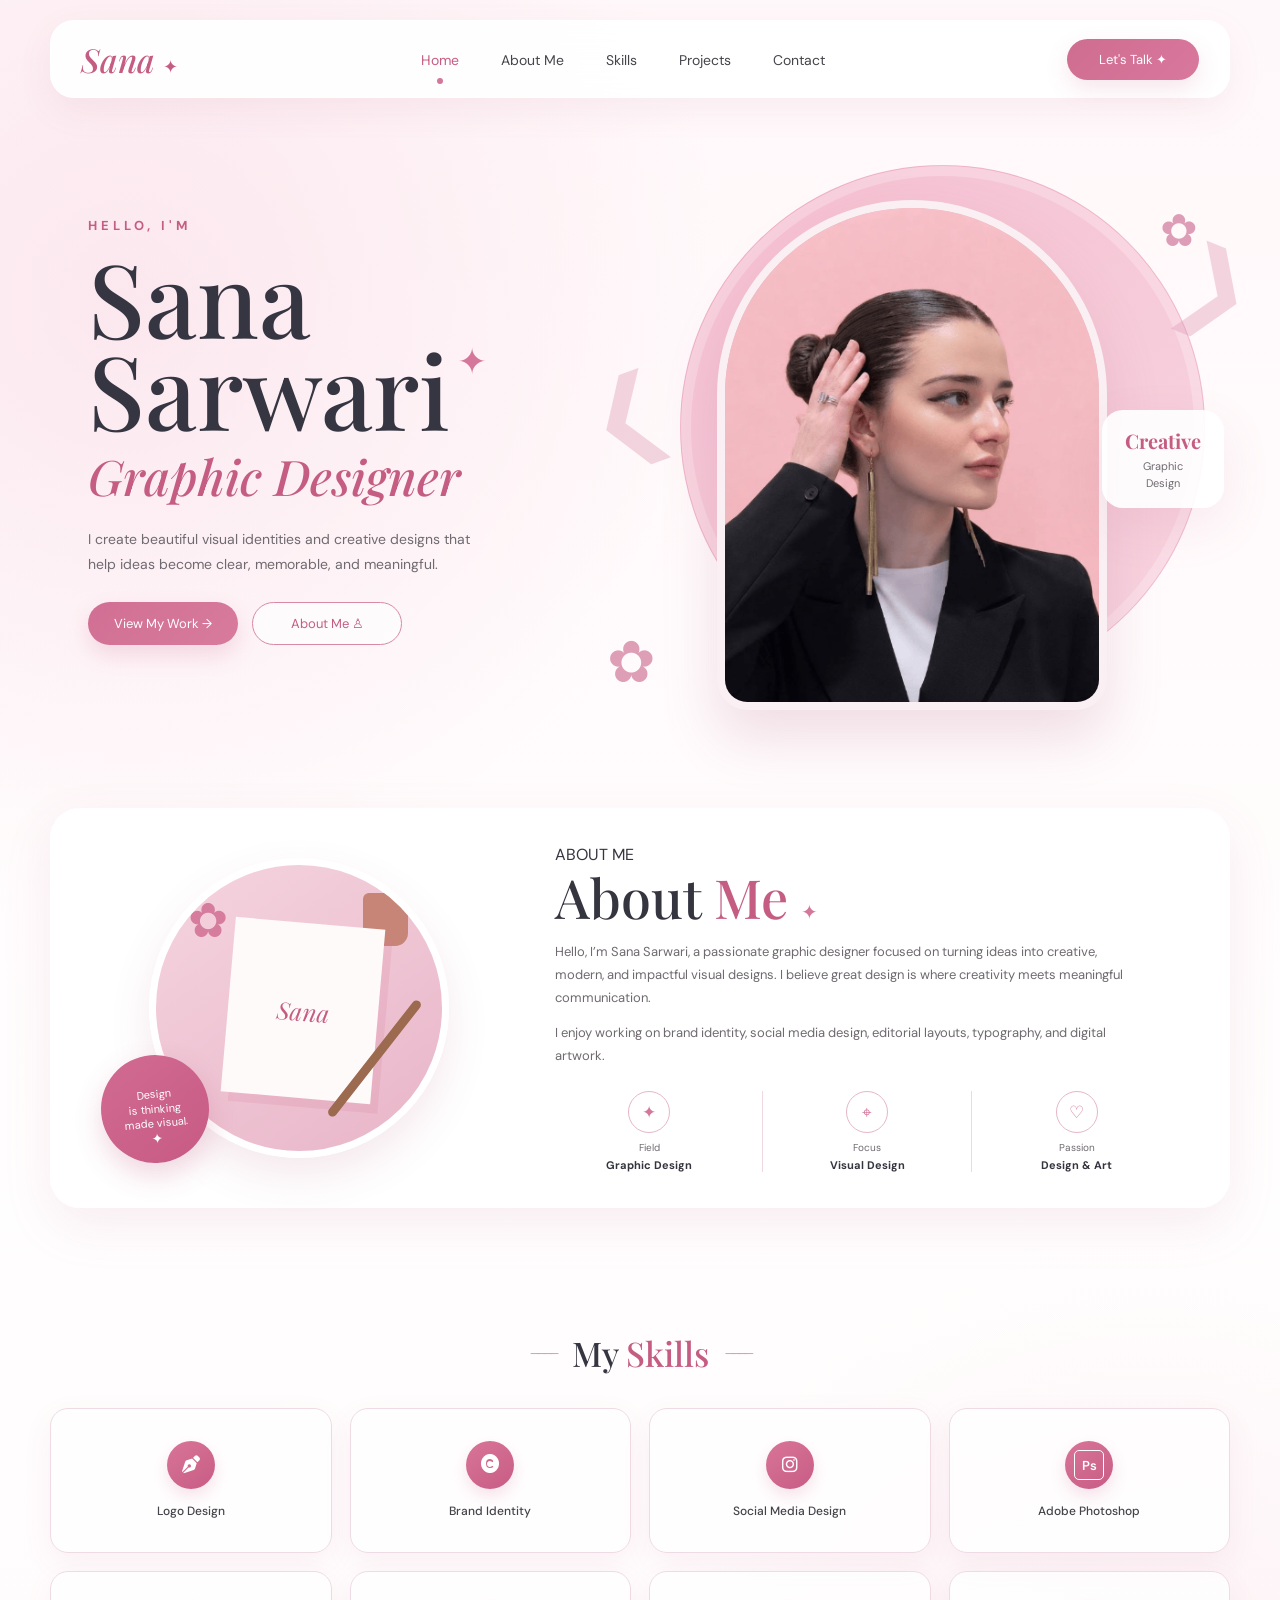
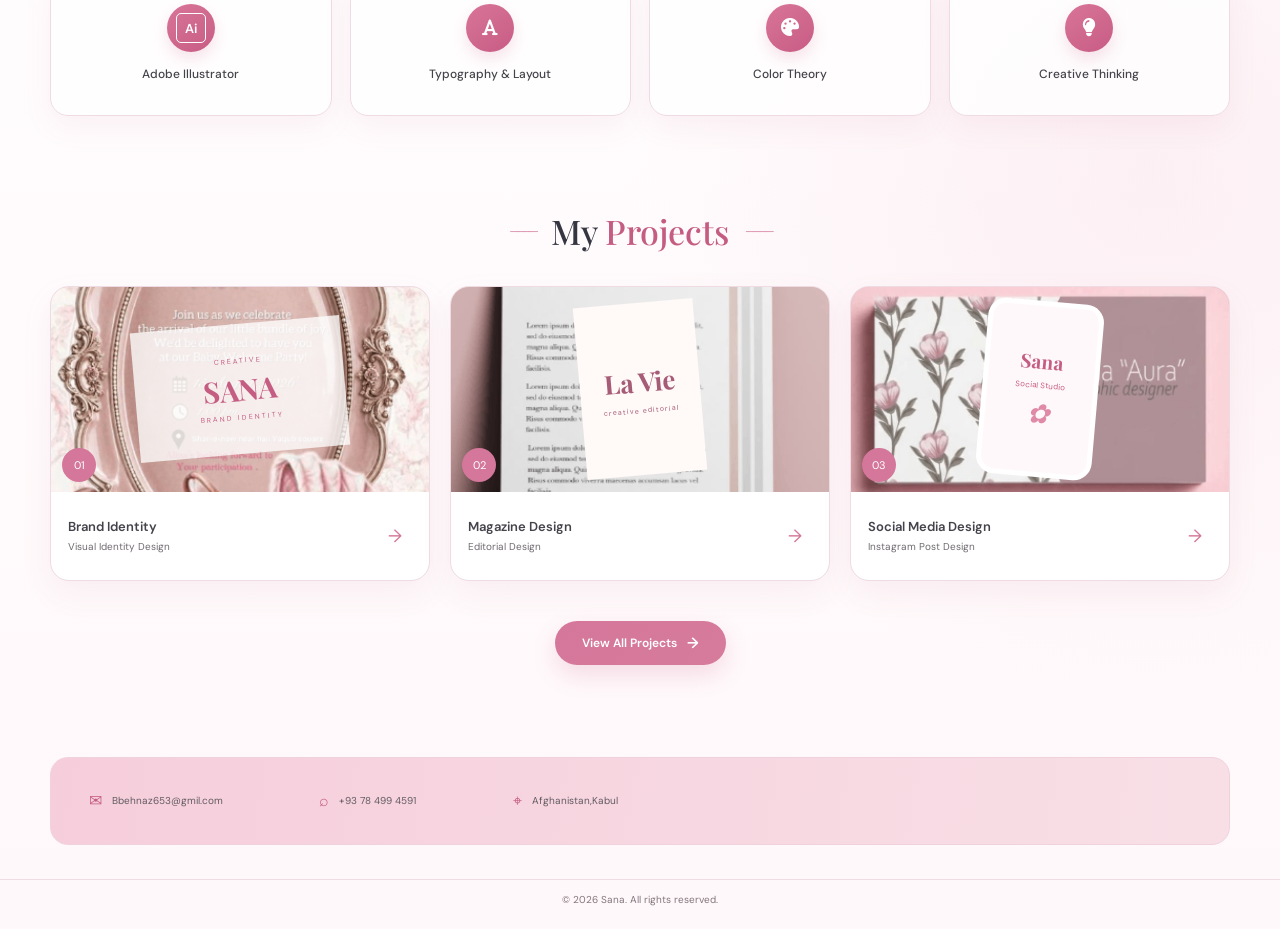
<file: index.html>
<!doctype html>
<html lang="en">
  <head>
    <meta charset="UTF-8" />
    <meta name="viewport" content="width=device-width, initial-scale=1.0" />

    <title>Sana | Graphic Designer</title>

    <link rel="preconnect" href="https://fonts.googleapis.com" />
    <link rel="preconnect" href="https://fonts.gstatic.com" crossorigin />

    <link
      href="https://fonts.googleapis.com/css2?family=DM+Sans:wght@400;500;600;700&family=Playfair+Display:ital,wght@0,500;0,600;1,500;1,600&display=swap"
      rel="stylesheet"
    />
    <link
      rel="stylesheet"
      href="https://cdnjs.cloudflare.com/ajax/libs/font-awesome/6.5.2/css/all.min.css"
    />
    <link rel="stylesheet" href="style.css" />
  </head>

  <body>
    <!-- ================= NAVBAR ================= -->

    <header class="header">
      <nav class="navbar">
        <a href="#home" class="logo"> Sana <span>✦</span> </a>

        <button class="menu-btn" aria-label="Open Menu">
          <span></span>
          <span></span>
          <span></span>
        </button>

        <ul class="nav-links">
          <li>
            <a href="#home" class="active"> Home </a>
          </li>

          <li>
            <a href="#about"> About Me </a>
          </li>

          <li>
            <a href="#skills"> Skills </a>
          </li>

          <li>
            <a href="#projects"> Projects </a>
          </li>

          <li>
            <a href="#contact"> Contact </a>
          </li>
        </ul>

        <a href="#contact" class="talk-btn"> Let's Talk ✦ </a>
      </nav>
    </header>

    <main>
      <!-- ================= HOME ================= -->

      <section class="home section" id="home">
        <div class="container home-grid">
          <!-- HOME CONTENT -->

          <div class="home-content reveal">
            <p class="small-title">HELLO, I'M</p>

            <h1>Sana Sarwari<span>✦</span></h1>

            <h2>Graphic Designer</h2>

            <p class="home-description">
              I create beautiful visual identities and creative designs that
              help ideas become clear, memorable, and meaningful.
            </p>

            <div class="home-buttons">
              <a href="#projects" class="btn primary"> View My Work → </a>

              <a href="#about" class="btn secondary"> About Me ♙ </a>
            </div>

            <div class="socials"></div>
          </div>

          <!-- HERO IMAGE -->

          <div class="home-image reveal delay">
            <div class="circle-bg"></div>

            <div class="hero-photo">
              <img src="imges/SA.PNG" alt="Sana Graphic Designer" />
            </div>

            <div class="experience">
              <strong> Creative </strong>

              <span>
                Graphic<br />
                Design
              </span>
            </div>

            <div class="flower flower-a">✿</div>

            <div class="flower flower-b">✿</div>

            <div class="leaf leaf-a">❯</div>

            <div class="leaf leaf-b">❮</div>
          </div>
        </div>
      </section>

      <!-- ================= ABOUT ================= -->

      <section class="about section" id="about">
        <div class="container about-card reveal">
          <div class="about-image">
            <div class="design-board">
              <div class="board-flower">✿</div>

              <div class="board-cup"></div>

              <div class="board-paper">
                <span> Sana </span>
              </div>

              <div class="board-pen"></div>
            </div>

            <div class="thinking-badge">
              Design<br />
              is thinking<br />
              made visual.

              <span> ✦ </span>
            </div>
          </div>

          <div class="about-content">
            <p class="section-label">ABOUT ME</p>

            <h2>
              About <em>Me</em>
              <span>✦</span>
            </h2>

            <p>
              Hello, I’m Sana Sarwari, a passionate graphic designer focused on
              turning ideas into creative, modern, and impactful visual designs.
              I believe great design is where creativity meets meaningful
              communication.
            </p>

            <p>
              I enjoy working on brand identity, social media design, editorial
              layouts, typography, and digital artwork.
            </p>

            <div class="about-info">
              <div class="info">
                <div class="info-icon">✦</div>

                <span> Field </span>

                <strong> Graphic Design </strong>
              </div>

              <div class="info">
                <div class="info-icon">⌖</div>

                <span> Focus </span>

                <strong> Visual Design </strong>
              </div>

              <div class="info">
                <div class="info-icon">♡</div>

                <span> Passion </span>

                <strong> Design & Art </strong>
              </div>
            </div>
          </div>
        </div>
      </section>

      <!-- ================= SKILLS ================= -->

      <section class="skills section" id="skills">
        <div class="container">
          <div class="section-heading reveal">
            <span>────</span>

            <h2>My <em>Skills</em></h2>

            <span>────</span>
          </div>

          <div class="skills-grid">
            <!-- LOGO DESIGN -->

            <article class="skill-card reveal">
              <div class="skill-icon">
                <i class="fa-solid fa-pen-nib"></i>
              </div>

              <h3>Logo Design</h3>
            </article>

            <!-- BRAND IDENTITY -->

            <article class="skill-card reveal">
              <div class="skill-icon">
                <i class="fa-solid fa-copyright"></i>
              </div>

              <h3>Brand Identity</h3>
            </article>

            <!-- SOCIAL MEDIA DESIGN -->

            <article class="skill-card reveal">
              <div class="skill-icon">
                <i class="fa-brands fa-instagram"></i>
              </div>

              <h3>Social Media Design</h3>
            </article>

            <!-- ADOBE PHOTOSHOP -->

            <article class="skill-card reveal">
              <div class="skill-icon">
                <span class="adobe-icon"> Ps </span>
              </div>

              <h3>Adobe Photoshop</h3>
            </article>

            <!-- ADOBE ILLUSTRATOR -->

            <article class="skill-card reveal">
              <div class="skill-icon">
                <span class="adobe-icon"> Ai </span>
              </div>

              <h3>Adobe Illustrator</h3>
            </article>

            <!-- TYPOGRAPHY & LAYOUT -->

            <article class="skill-card reveal">
              <div class="skill-icon">
                <i class="fa-solid fa-font"></i>
              </div>

              <h3>Typography & Layout</h3>
            </article>

            <!-- COLOR THEORY -->

            <article class="skill-card reveal">
              <div class="skill-icon">
                <i class="fa-solid fa-palette"></i>
              </div>

              <h3>Color Theory</h3>
            </article>

            <!-- CREATIVE THINKING -->

            <article class="skill-card reveal">
              <div class="skill-icon">
                <i class="fa-solid fa-lightbulb"></i>
              </div>

              <h3>Creative Thinking</h3>
            </article>
          </div>
        </div>
      </section>
      <!-- ================= PROJECTS ================= -->

      <section class="projects section" id="projects">
        <div class="container">
          <div class="section-heading reveal">
            <span>────</span>

            <h2>My <em>Projects</em></h2>

            <span>────</span>
          </div>

          <!-- THREE PROJECT CARDS -->

          <div class="project-grid">
            <!-- PROJECT 01 -->

            <article class="project-card reveal">
              <div class="project-image project-one">
                <span class="number"> 01 </span>
                <img src="imges/3sana.PNG" alt="" />
                <div class="brand-preview">
                  <small> CREATIVE </small>

                  <strong> SANA </strong>

                  <small> BRAND IDENTITY </small>
                </div>
              </div>

              <div class="project-info">
                <div>
                  <h3>Brand Identity</h3>

                  <p>Visual Identity Design</p>
                </div>

                <a href="#"> → </a>
              </div>
            </article>

            <!-- PROJECT 02 -->

            <article class="project-card reveal">
              <div class="project-image project-two">
                <span class="number"> 02 </span>
                <img src="imges/prosana.PNG" alt="" />

                <div class="magazine-preview">
                  <strong> La Vie </strong>

                  <span> creative editorial </span>
                </div>
              </div>

              <div class="project-info">
                <div>
                  <h3>Magazine Design</h3>

                  <p>Editorial Design</p>
                </div>

                <a href="#"> → </a>
              </div>
            </article>

            <!-- PROJECT 03 -->

            <article class="project-card reveal">
              <div class="project-image project-three">
                <span class="number"> 03 </span>
                <img src="imges/7080 (1).png" alt="" />

                <div class="phone-preview">
                  <strong> Sana </strong>

                  <span> Social Studio </span>

                  <i> ✿ </i>
                </div>
              </div>

              <div class="project-info">
                <div>
                  <h3>Social Media Design</h3>

                  <p>Instagram Post Design</p>
                </div>

                <a href="#"> → </a>
              </div>
            </article>
          </div>

          <!-- ================= VIEW ALL PROJECTS BUTTON ================= -->

          <div class="projects-button reveal">
            <a href="Project.html" class="view-all-projects">
              View All Projects

              <span> → </span>
            </a>
          </div>
        </div>
      </section>

      <!-- ================= CONTACT ================= -->

      <section class="contact section" id="contact">
        <div class="container">
          <div class="contact-box reveal">
            <!-- CONTACT DETAILS -->

            <div class="contact-details">
              <p class="section-label">CONTACT</p>

              <h2>
                Get In <em>Touch</em>
                <span>✦</span>
              </h2>

              <p>
                Have a project in mind or want to collaborate? I'd love to hear
                from you.
              </p>

              <div class="contact-list">
                <a href="mailto:hello@sana.com">
                  <span> ✉ </span>

                  Bbehnaz653@gmil.com
                </a>

                <a href="tel:+93 78 499 4591">
                  <span> ⌕ </span>

                  +93 78 499 4591
                </a>

                <div>
                  <span> ⌖ </span>

                  Afghanistan,Kabul
                </div>
              </div>
            </div>

            <!-- CONTACT FORM -->

            <form class="contact-form">
              <label>
                <span> ♙ </span>

                <input type="text" placeholder="Your Name" required />
              </label>

              <label>
                <span> ✉ </span>

                <input type="email" placeholder="Your Email" required />
              </label>

              <label class="message">
                <span> ▣ </span>

                <textarea placeholder="Your Message" required></textarea>
              </label>

              <button type="submit">Send Message ➤</button>
            </form>
          </div>
        </div>
      </section>
    </main>

    <!-- ================= FOOTER ================= -->

    <footer>
      <div class="container footer-inner">
        <a href="#home" class="footer-logo"> Sana<span>✦</span> </a>

        <p>© 2026 Sana. All rights reserved.</p>

        <div class="footer-socials">
          <a href="#"> ◎ </a>

          <a href="#"> Bē </a>

          <a href="#"> ◉ </a>
        </div>
      </div>
    </footer>

    <!-- ================= JAVASCRIPT ================= -->

    <script>
      /* MOBILE MENU */

      const menuBtn = document.querySelector(".menu-btn");

      const navLinks = document.querySelector(".nav-links");

      menuBtn.addEventListener("click", () => {
        navLinks.classList.toggle("show");
      });

      document.querySelectorAll(".nav-links a").forEach((link) => {
        link.addEventListener("click", () => {
          navLinks.classList.remove("show");
        });
      });

      /* ACTIVE NAVIGATION */

      const sections = document.querySelectorAll("section");

      const links = document.querySelectorAll(".nav-links a");

      window.addEventListener("scroll", () => {
        let current = "";

        sections.forEach((section) => {
          if (scrollY >= section.offsetTop - 160) {
            current = section.getAttribute("id");
          }
        });

        links.forEach((link) => {
          link.classList.remove("active");

          if (link.getAttribute("href") === "#" + current) {
            link.classList.add("active");
          }
        });
      });

      /* SCROLL REVEAL */

      const observer = new IntersectionObserver(
        (entries) => {
          entries.forEach((entry) => {
            if (entry.isIntersecting) {
              entry.target.classList.add("visible");
            }
          });
        },

        {
          threshold: 0.12,
        },
      );

      document.querySelectorAll(".reveal").forEach((element) => {
        observer.observe(element);
      });

      /* CONTACT FORM */

      document
        .querySelector(".contact-form")
        .addEventListener("submit", (e) => {
          e.preventDefault();

          alert("Thank you! Your message has been received.");
        });
    </script>
  </body>
</html>
</file>
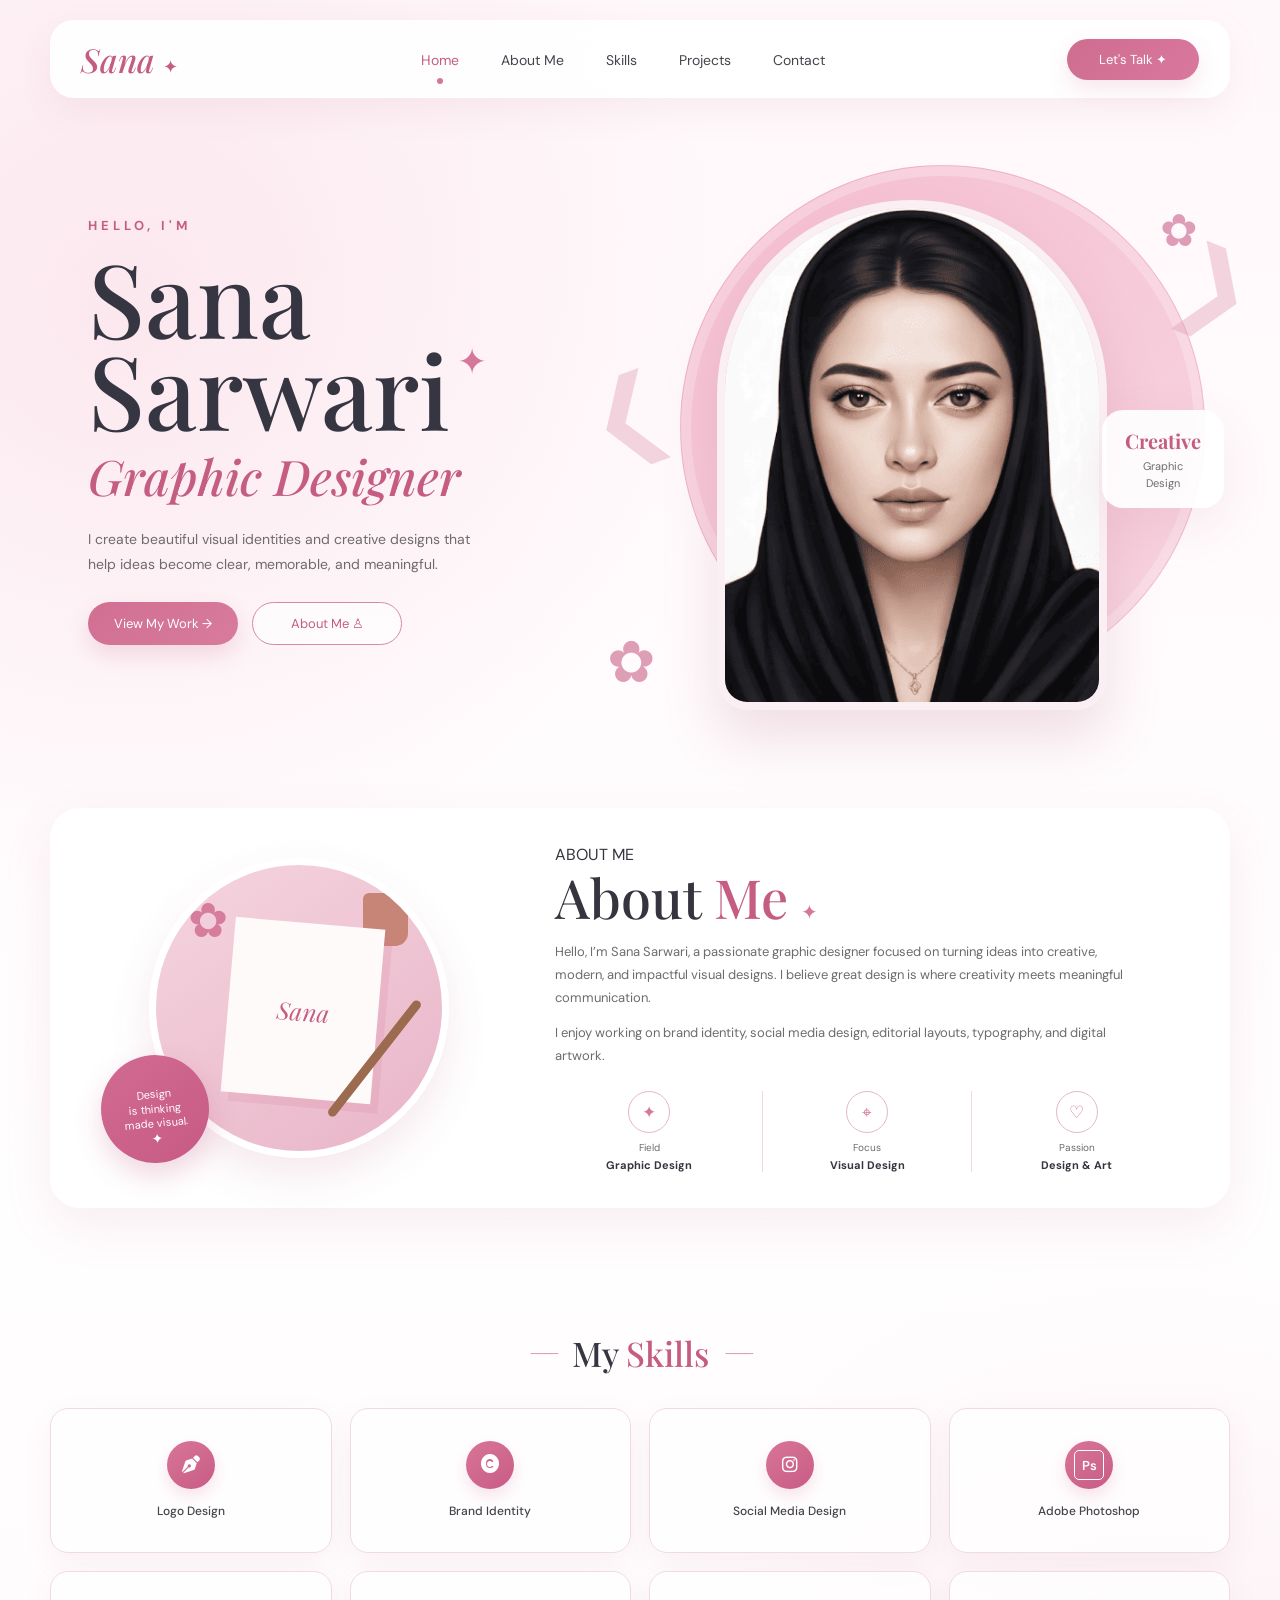
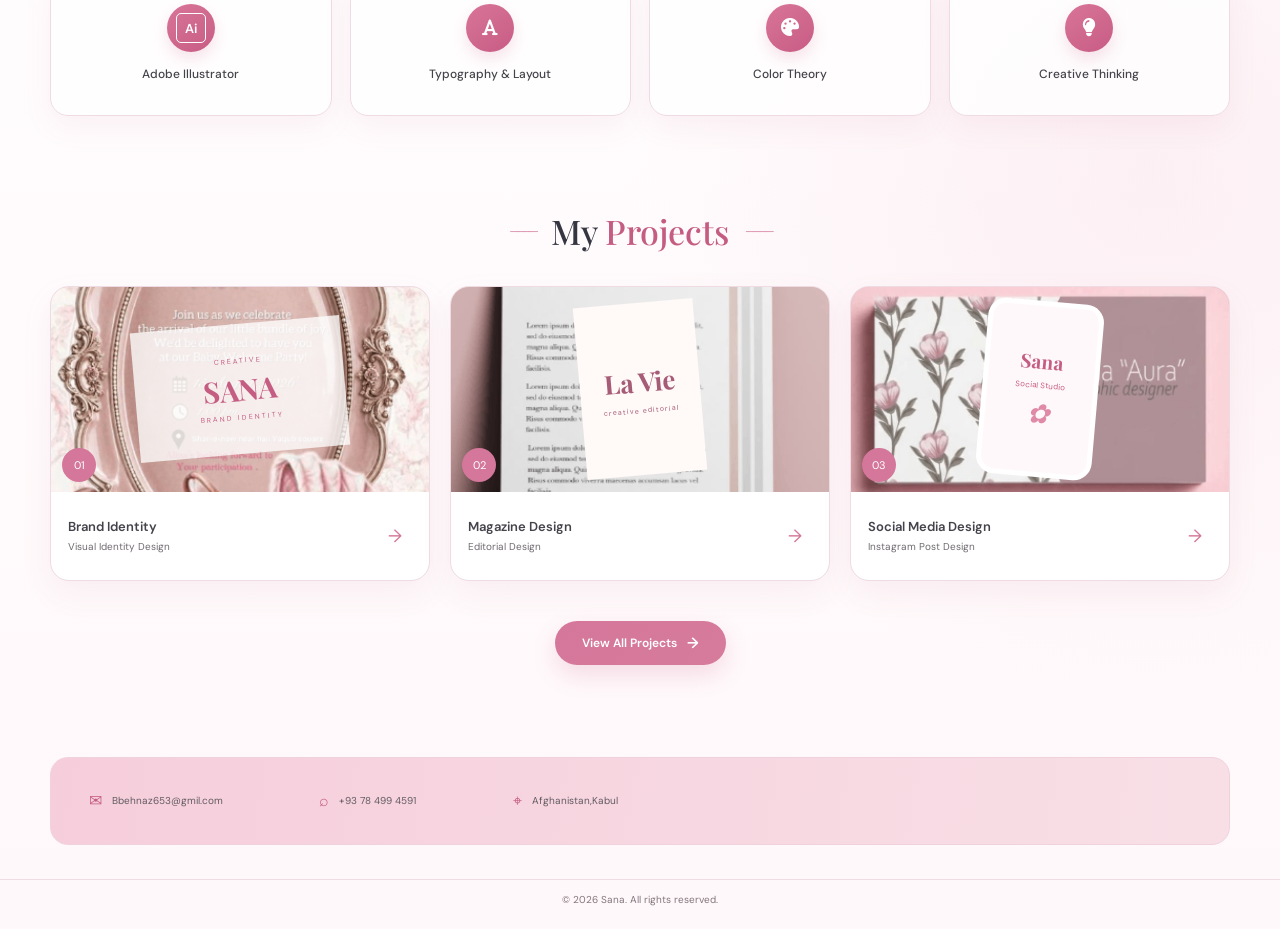
<file: ccc.html>
<!doctype html>
<html lang="en">
  <head>
    <meta charset="UTF-8" />
    <meta name="viewport" content="width=device-width, initial-scale=1.0" />

    <title>Sana | Graphic Designer</title>

    <link rel="preconnect" href="https://fonts.googleapis.com" />
    <link rel="preconnect" href="https://fonts.gstatic.com" crossorigin />

    <link
      href="https://fonts.googleapis.com/css2?family=DM+Sans:wght@400;500;600;700&family=Playfair+Display:ital,wght@0,500;0,600;1,500;1,600&display=swap"
      rel="stylesheet"
    />
    <link
      rel="stylesheet"
      href="https://cdnjs.cloudflare.com/ajax/libs/font-awesome/6.5.2/css/all.min.css"
    />
    <link rel="stylesheet" href="style.css" />
  </head>

  <body>
    <!-- ================= NAVBAR ================= -->

    <header class="header">
      <nav class="navbar">
        <a href="#home" class="logo"> Sana <span>✦</span> </a>

        <button class="menu-btn" aria-label="Open Menu">
          <span></span>
          <span></span>
          <span></span>
        </button>

        <ul class="nav-links">
          <li>
            <a href="#home" class="active"> Home </a>
          </li>

          <li>
            <a href="#about"> About Me </a>
          </li>

          <li>
            <a href="#skills"> Skills </a>
          </li>

          <li>
            <a href="#projects"> Projects </a>
          </li>

          <li>
            <a href="#contact"> Contact </a>
          </li>
        </ul>

        <a href="#contact" class="talk-btn"> Let's Talk ✦ </a>
      </nav>
    </header>

    <main>
      <!-- ================= HOME ================= -->

      <section class="home section" id="home">
        <div class="container home-grid">
          <!-- HOME CONTENT -->

          <div class="home-content reveal">
            <p class="small-title">HELLO, I'M</p>

            <h1>Sana Sarwari<span>✦</span></h1>

            <h2>Graphic Designer</h2>

            <p class="home-description">
              I create beautiful visual identities and creative designs that
              help ideas become clear, memorable, and meaningful.
            </p>

            <div class="home-buttons">
              <a href="#projects" class="btn primary"> View My Work → </a>

              <a href="#about" class="btn secondary"> About Me ♙ </a>
            </div>

            <div class="socials"></div>
          </div>

          <!-- HERO IMAGE -->

          <div class="home-image reveal delay">
            <div class="circle-bg"></div>

            <div class="hero-photo">
              <img src="imges/Blok sana.png" alt="Sana Graphic Designer" />
            </div>

            <div class="experience">
              <strong> Creative </strong>

              <span>
                Graphic<br />
                Design
              </span>
            </div>

            <div class="flower flower-a">✿</div>

            <div class="flower flower-b">✿</div>

            <div class="leaf leaf-a">❯</div>

            <div class="leaf leaf-b">❮</div>
          </div>
        </div>
      </section>

      <!-- ================= ABOUT ================= -->

      <section class="about section" id="about">
        <div class="container about-card reveal">
          <div class="about-image">
            <div class="design-board">
              <div class="board-flower">✿</div>

              <div class="board-cup"></div>

              <div class="board-paper">
                <span> Sana </span>
              </div>

              <div class="board-pen"></div>
            </div>

            <div class="thinking-badge">
              Design<br />
              is thinking<br />
              made visual.

              <span> ✦ </span>
            </div>
          </div>

          <div class="about-content">
            <p class="section-label">ABOUT ME</p>

            <h2>
              About <em>Me</em>
              <span>✦</span>
            </h2>

            <p>
              Hello, I’m Sana Sarwari, a passionate graphic designer focused on
              turning ideas into creative, modern, and impactful visual designs.
              I believe great design is where creativity meets meaningful
              communication.
            </p>

            <p>
              I enjoy working on brand identity, social media design, editorial
              layouts, typography, and digital artwork.
            </p>

            <div class="about-info">
              <div class="info">
                <div class="info-icon">✦</div>

                <span> Field </span>

                <strong> Graphic Design </strong>
              </div>

              <div class="info">
                <div class="info-icon">⌖</div>

                <span> Focus </span>

                <strong> Visual Design </strong>
              </div>

              <div class="info">
                <div class="info-icon">♡</div>

                <span> Passion </span>

                <strong> Design & Art </strong>
              </div>
            </div>
          </div>
        </div>
      </section>

      <!-- ================= SKILLS ================= -->

      <section class="skills section" id="skills">
        <div class="container">
          <div class="section-heading reveal">
            <span>────</span>

            <h2>My <em>Skills</em></h2>

            <span>────</span>
          </div>

          <div class="skills-grid">
            <!-- LOGO DESIGN -->

            <article class="skill-card reveal">
              <div class="skill-icon">
                <i class="fa-solid fa-pen-nib"></i>
              </div>

              <h3>Logo Design</h3>
            </article>

            <!-- BRAND IDENTITY -->

            <article class="skill-card reveal">
              <div class="skill-icon">
                <i class="fa-solid fa-copyright"></i>
              </div>

              <h3>Brand Identity</h3>
            </article>

            <!-- SOCIAL MEDIA DESIGN -->

            <article class="skill-card reveal">
              <div class="skill-icon">
                <i class="fa-brands fa-instagram"></i>
              </div>

              <h3>Social Media Design</h3>
            </article>

            <!-- ADOBE PHOTOSHOP -->

            <article class="skill-card reveal">
              <div class="skill-icon">
                <span class="adobe-icon"> Ps </span>
              </div>

              <h3>Adobe Photoshop</h3>
            </article>

            <!-- ADOBE ILLUSTRATOR -->

            <article class="skill-card reveal">
              <div class="skill-icon">
                <span class="adobe-icon"> Ai </span>
              </div>

              <h3>Adobe Illustrator</h3>
            </article>

            <!-- TYPOGRAPHY & LAYOUT -->

            <article class="skill-card reveal">
              <div class="skill-icon">
                <i class="fa-solid fa-font"></i>
              </div>

              <h3>Typography & Layout</h3>
            </article>

            <!-- COLOR THEORY -->

            <article class="skill-card reveal">
              <div class="skill-icon">
                <i class="fa-solid fa-palette"></i>
              </div>

              <h3>Color Theory</h3>
            </article>

            <!-- CREATIVE THINKING -->

            <article class="skill-card reveal">
              <div class="skill-icon">
                <i class="fa-solid fa-lightbulb"></i>
              </div>

              <h3>Creative Thinking</h3>
            </article>
          </div>
        </div>
      </section>
      <!-- ================= PROJECTS ================= -->

      <section class="projects section" id="projects">
        <div class="container">
          <div class="section-heading reveal">
            <span>────</span>

            <h2>My <em>Projects</em></h2>

            <span>────</span>
          </div>

          <!-- THREE PROJECT CARDS -->

          <div class="project-grid">
            <!-- PROJECT 01 -->

            <article class="project-card reveal">
              <div class="project-image project-one">
                <span class="number"> 01 </span>
                <img src="imges/3sana.PNG" alt="" />
                <div class="brand-preview">
                  <small> CREATIVE </small>

                  <strong> SANA </strong>

                  <small> BRAND IDENTITY </small>
                </div>
              </div>

              <div class="project-info">
                <div>
                  <h3>Brand Identity</h3>

                  <p>Visual Identity Design</p>
                </div>

                <a href="#"> → </a>
              </div>
            </article>

            <!-- PROJECT 02 -->

            <article class="project-card reveal">
              <div class="project-image project-two">
                <span class="number"> 02 </span>
                <img src="imges/prosana.PNG" alt="" />

                <div class="magazine-preview">
                  <strong> La Vie </strong>

                  <span> creative editorial </span>
                </div>
              </div>

              <div class="project-info">
                <div>
                  <h3>Magazine Design</h3>

                  <p>Editorial Design</p>
                </div>

                <a href="#"> → </a>
              </div>
            </article>

            <!-- PROJECT 03 -->

            <article class="project-card reveal">
              <div class="project-image project-three">
                <span class="number"> 03 </span>
                <img src="imges/7080 (1).png" alt="" />

                <div class="phone-preview">
                  <strong> Sana </strong>

                  <span> Social Studio </span>

                  <i> ✿ </i>
                </div>
              </div>

              <div class="project-info">
                <div>
                  <h3>Social Media Design</h3>

                  <p>Instagram Post Design</p>
                </div>

                <a href="#"> → </a>
              </div>
            </article>
          </div>

          <!-- ================= VIEW ALL PROJECTS BUTTON ================= -->

          <div class="projects-button reveal">
            <a href="Project.html" class="view-all-projects">
              View All Projects

              <span> → </span>
            </a>
          </div>
        </div>
      </section>

      <!-- ================= CONTACT ================= -->

      <section class="contact section" id="contact">
        <div class="container">
          <div class="contact-box reveal">
            <!-- CONTACT DETAILS -->

            <div class="contact-details">
              <p class="section-label">CONTACT</p>

              <h2>
                Get In <em>Touch</em>
                <span>✦</span>
              </h2>

              <p>
                Have a project in mind or want to collaborate? I'd love to hear
                from you.
              </p>

              <div class="contact-list">
                <a href="mailto:hello@sana.com">
                  <span> ✉ </span>

                  Bbehnaz653@gmil.com
                </a>

                <a href="tel:+93 78 499 4591">
                  <span> ⌕ </span>

                  +93 78 499 4591
                </a>

                <div>
                  <span> ⌖ </span>

                  Afghanistan,Kabul
                </div>
              </div>
            </div>

            <!-- CONTACT FORM -->

            <form class="contact-form">
              <label>
                <span> ♙ </span>

                <input type="text" placeholder="Your Name" required />
              </label>

              <label>
                <span> ✉ </span>

                <input type="email" placeholder="Your Email" required />
              </label>

              <label class="message">
                <span> ▣ </span>

                <textarea placeholder="Your Message" required></textarea>
              </label>

              <button type="submit">Send Message ➤</button>
            </form>
          </div>
        </div>
      </section>
    </main>

    <!-- ================= FOOTER ================= -->

    <footer>
      <div class="container footer-inner">
        <a href="#home" class="footer-logo"> Sana<span>✦</span> </a>

        <p>© 2026 Sana. All rights reserved.</p>

        <div class="footer-socials">
          <a href="#"> ◎ </a>

          <a href="#"> Bē </a>

          <a href="#"> ◉ </a>
        </div>
      </div>
    </footer>

    <!-- ================= JAVASCRIPT ================= -->

    <script>
      /* MOBILE MENU */

      const menuBtn = document.querySelector(".menu-btn");

      const navLinks = document.querySelector(".nav-links");

      menuBtn.addEventListener("click", () => {
        navLinks.classList.toggle("show");
      });

      document.querySelectorAll(".nav-links a").forEach((link) => {
        link.addEventListener("click", () => {
          navLinks.classList.remove("show");
        });
      });

      /* ACTIVE NAVIGATION */

      const sections = document.querySelectorAll("section");

      const links = document.querySelectorAll(".nav-links a");

      window.addEventListener("scroll", () => {
        let current = "";

        sections.forEach((section) => {
          if (scrollY >= section.offsetTop - 160) {
            current = section.getAttribute("id");
          }
        });

        links.forEach((link) => {
          link.classList.remove("active");

          if (link.getAttribute("href") === "#" + current) {
            link.classList.add("active");
          }
        });
      });

      /* SCROLL REVEAL */

      const observer = new IntersectionObserver(
        (entries) => {
          entries.forEach((entry) => {
            if (entry.isIntersecting) {
              entry.target.classList.add("visible");
            }
          });
        },

        {
          threshold: 0.12,
        },
      );

      document.querySelectorAll(".reveal").forEach((element) => {
        observer.observe(element);
      });

      /* CONTACT FORM */

      document
        .querySelector(".contact-form")
        .addEventListener("submit", (e) => {
          e.preventDefault();

          alert("Thank you! Your message has been received.");
        });
    </script>
  </body>
</html>
</file>
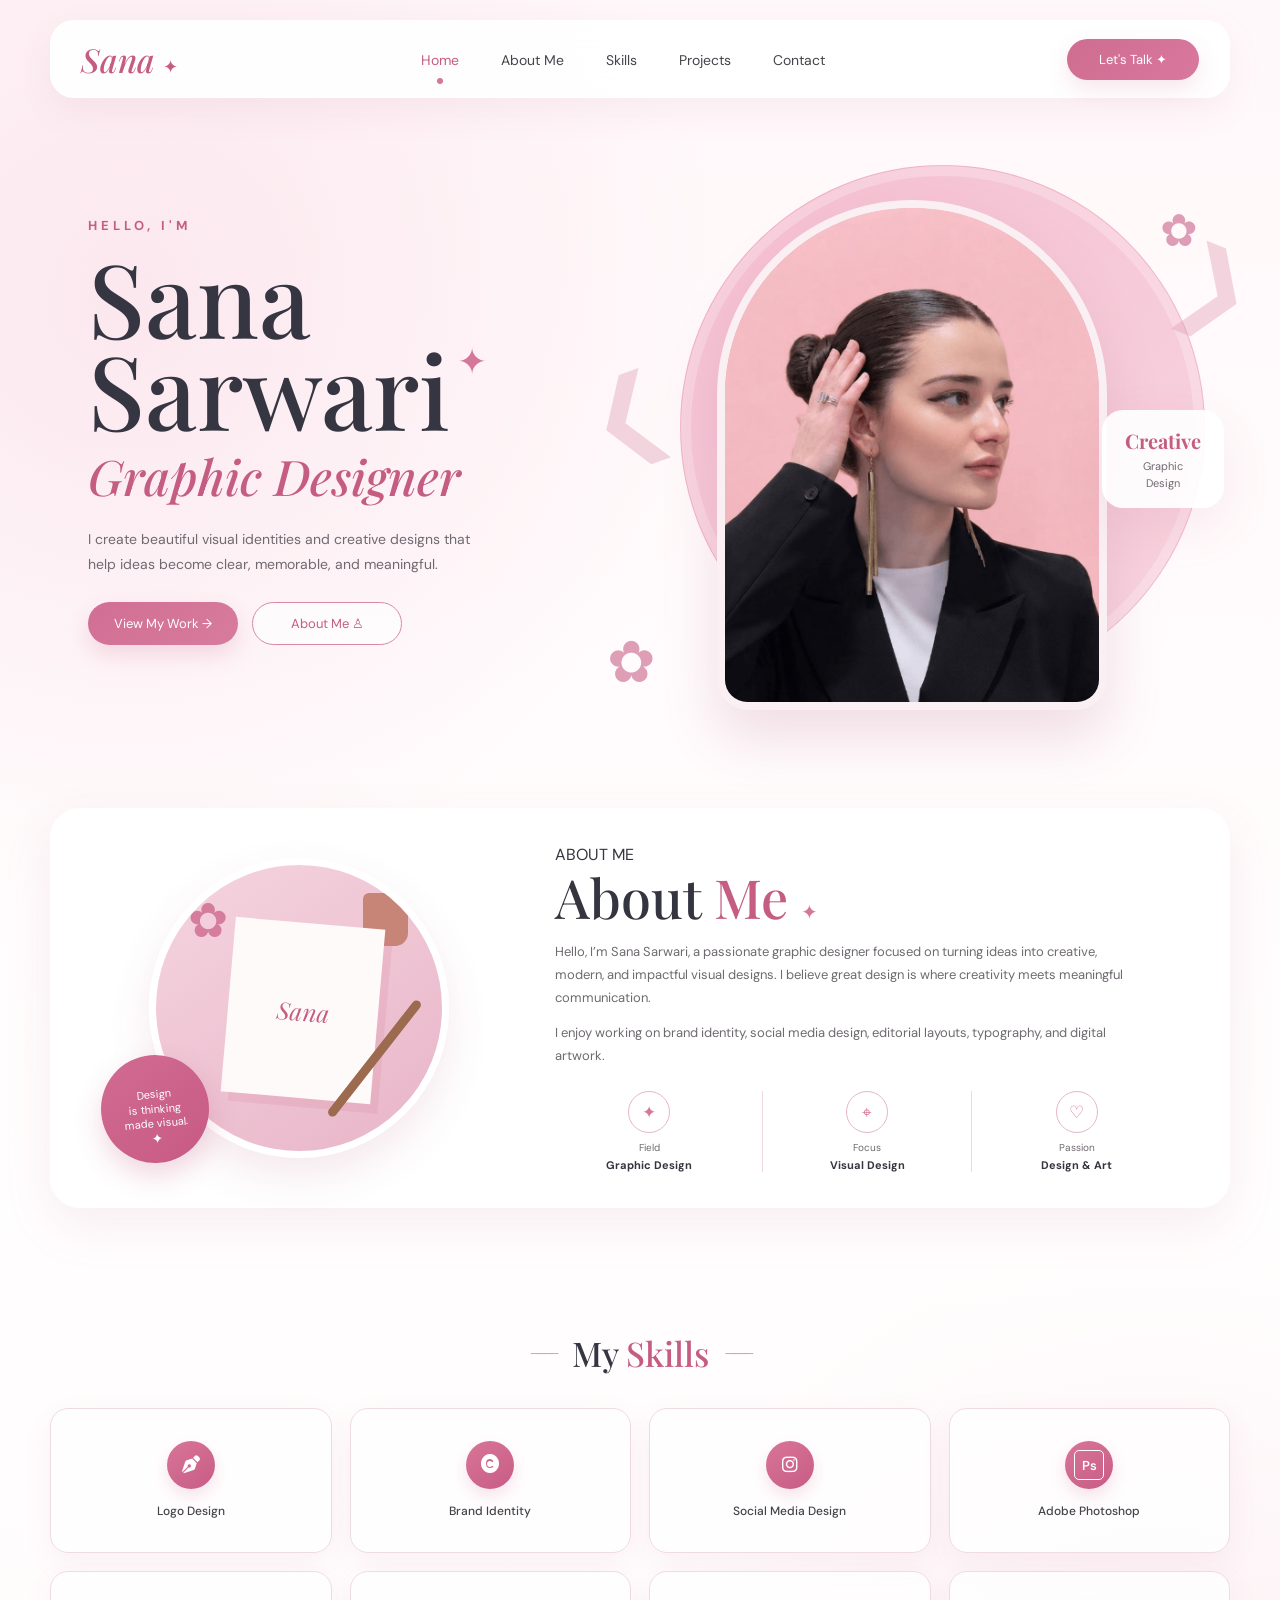
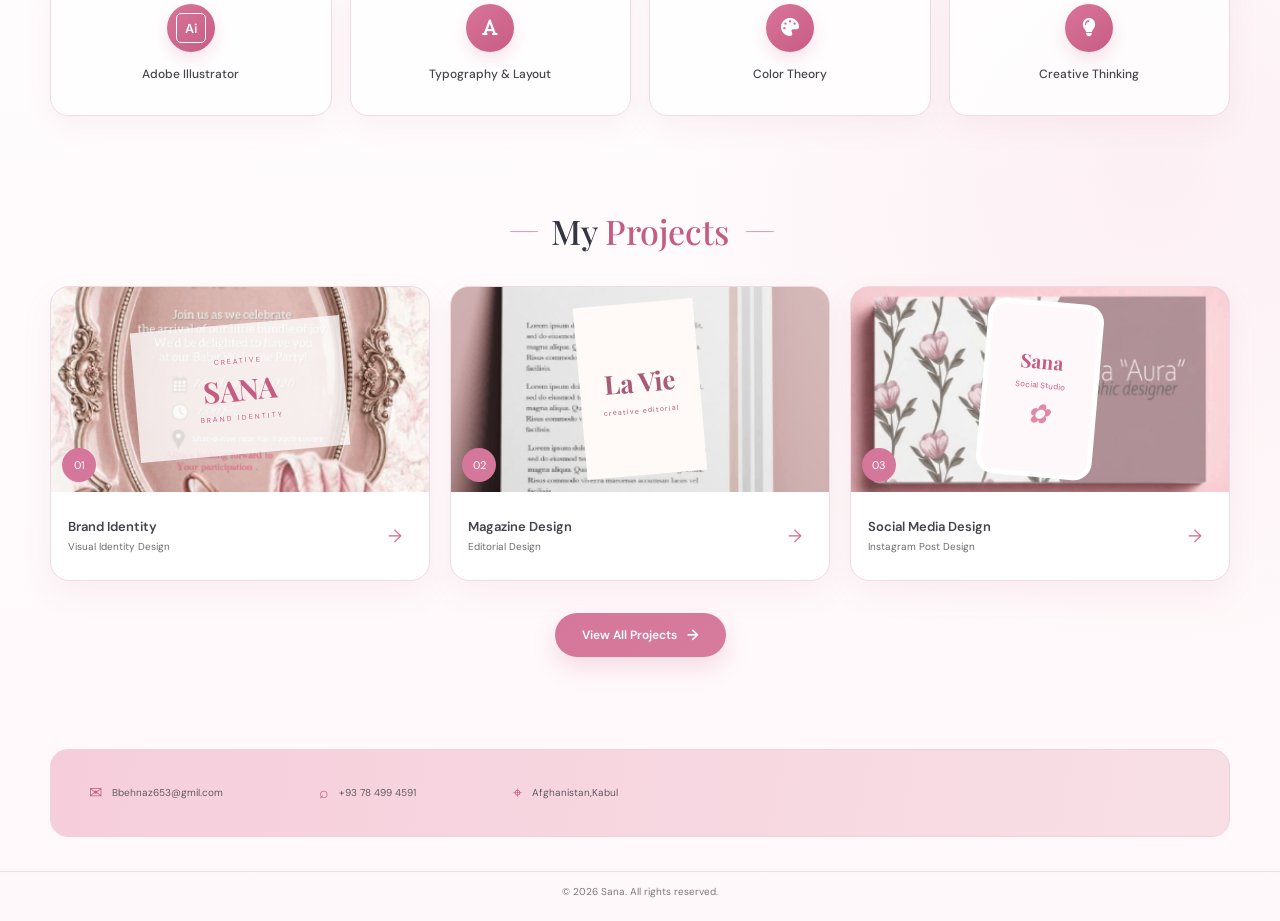
<file: index2.html>
<!doctype html>
<html lang="en">
  <head>
    <meta charset="UTF-8" />
    <meta name="viewport" content="width=device-width, initial-scale=1.0" />

    <title>Sana | Graphic Designer</title>

    <link rel="preconnect" href="https://fonts.googleapis.com" />
    <link rel="preconnect" href="https://fonts.gstatic.com" crossorigin />

    <link
      href="https://fonts.googleapis.com/css2?family=DM+Sans:wght@400;500;600;700&family=Playfair+Display:ital,wght@0,500;0,600;1,500;1,600&display=swap"
      rel="stylesheet"
    />
    <link
      rel="stylesheet"
      href="https://cdnjs.cloudflare.com/ajax/libs/font-awesome/6.5.2/css/all.min.css"
    />
    <link rel="stylesheet" href="style2.css" />
  </head>

  <body>
    <!-- ================= NAVBAR ================= -->

    <header class="header">
      <nav class="navbar">
        <a href="#home" class="logo"> Sana <span>✦</span> </a>

        <button class="menu-btn" aria-label="Open Menu">
          <span></span>
          <span></span>
          <span></span>
        </button>

        <ul class="nav-links">
          <li>
            <a href="#home" class="active"> Home </a>
          </li>

          <li>
            <a href="#about"> About Me </a>
          </li>

          <li>
            <a href="#skills"> Skills </a>
          </li>

          <li>
            <a href="#projects"> Projects </a>
          </li>

          <li>
            <a href="#contact"> Contact </a>
          </li>
        </ul>

        <a href="#contact" class="talk-btn"> Let's Talk ✦ </a>
      </nav>
    </header>

    <main>
      <!-- ================= HOME ================= -->

      <section class="home section" id="home">
        <div class="container home-grid">
          <!-- HOME CONTENT -->

          <div class="home-content reveal">
            <p class="small-title">HELLO, I'M</p>

            <h1>Sana Sarwari<span>✦</span></h1>

            <h2>Graphic Designer</h2>

            <p class="home-description">
              I create beautiful visual identities and creative designs that
              help ideas become clear, memorable, and meaningful.
            </p>

            <div class="home-buttons">
              <a href="#projects" class="btn primary"> View My Work → </a>

              <a href="#about" class="btn secondary"> About Me ♙ </a>
            </div>

            <div class="socials"></div>
          </div>

          <!-- HERO IMAGE -->

          <div class="home-image reveal delay">
            <div class="circle-bg"></div>

            <div class="hero-photo">
              <img src="imges/SA.PNG" alt="Sana Graphic Designer" />
            </div>

            <div class="experience">
              <strong> Creative </strong>

              <span>
                Graphic<br />
                Design
              </span>
            </div>

            <div class="flower flower-a">✿</div>

            <div class="flower flower-b">✿</div>

            <div class="leaf leaf-a">❯</div>

            <div class="leaf leaf-b">❮</div>
          </div>
        </div>
      </section>

      <!-- ================= ABOUT ================= -->

      <section class="about section" id="about">
        <div class="container about-card reveal">
          <div class="about-image">
            <div class="design-board">
              <div class="board-flower">✿</div>

              <div class="board-cup"></div>

              <div class="board-paper">
                <span> Sana </span>
              </div>

              <div class="board-pen"></div>
            </div>

            <div class="thinking-badge">
              Design<br />
              is thinking<br />
              made visual.

              <span> ✦ </span>
            </div>
          </div>

          <div class="about-content">
            <p class="section-label">ABOUT ME</p>

            <h2>
              About <em>Me</em>
              <span>✦</span>
            </h2>

            <p>
              Hello, I’m Sana Sarwari, a passionate graphic designer focused on
              turning ideas into creative, modern, and impactful visual designs.
              I believe great design is where creativity meets meaningful
              communication.
            </p>

            <p>
              I enjoy working on brand identity, social media design, editorial
              layouts, typography, and digital artwork.
            </p>

            <div class="about-info">
              <div class="info">
                <div class="info-icon">✦</div>

                <span> Field </span>

                <strong> Graphic Design </strong>
              </div>

              <div class="info">
                <div class="info-icon">⌖</div>

                <span> Focus </span>

                <strong> Visual Design </strong>
              </div>

              <div class="info">
                <div class="info-icon">♡</div>

                <span> Passion </span>

                <strong> Design & Art </strong>
              </div>
            </div>
          </div>
        </div>
      </section>

      <!-- ================= SKILLS ================= -->

      <section class="skills section" id="skills">
        <div class="container">
          <div class="section-heading reveal">
            <span>────</span>

            <h2>My <em>Skills</em></h2>

            <span>────</span>
          </div>

          <div class="skills-grid">
            <!-- LOGO DESIGN -->

            <article class="skill-card reveal">
              <div class="skill-icon">
                <i class="fa-solid fa-pen-nib"></i>
              </div>

              <h3>Logo Design</h3>
            </article>

            <!-- BRAND IDENTITY -->

            <article class="skill-card reveal">
              <div class="skill-icon">
                <i class="fa-solid fa-copyright"></i>
              </div>

              <h3>Brand Identity</h3>
            </article>

            <!-- SOCIAL MEDIA DESIGN -->

            <article class="skill-card reveal">
              <div class="skill-icon">
                <i class="fa-brands fa-instagram"></i>
              </div>

              <h3>Social Media Design</h3>
            </article>

            <!-- ADOBE PHOTOSHOP -->

            <article class="skill-card reveal">
              <div class="skill-icon">
                <span class="adobe-icon"> Ps </span>
              </div>

              <h3>Adobe Photoshop</h3>
            </article>

            <!-- ADOBE ILLUSTRATOR -->

            <article class="skill-card reveal">
              <div class="skill-icon">
                <span class="adobe-icon"> Ai </span>
              </div>

              <h3>Adobe Illustrator</h3>
            </article>

            <!-- TYPOGRAPHY & LAYOUT -->

            <article class="skill-card reveal">
              <div class="skill-icon">
                <i class="fa-solid fa-font"></i>
              </div>

              <h3>Typography & Layout</h3>
            </article>

            <!-- COLOR THEORY -->

            <article class="skill-card reveal">
              <div class="skill-icon">
                <i class="fa-solid fa-palette"></i>
              </div>

              <h3>Color Theory</h3>
            </article>

            <!-- CREATIVE THINKING -->

            <article class="skill-card reveal">
              <div class="skill-icon">
                <i class="fa-solid fa-lightbulb"></i>
              </div>

              <h3>Creative Thinking</h3>
            </article>
          </div>
        </div>
      </section>
      <!-- ================= PROJECTS ================= -->

      <section class="projects section" id="projects">
        <div class="container">
          <div class="section-heading reveal">
            <span>────</span>

            <h2>My <em>Projects</em></h2>

            <span>────</span>
          </div>

          <!-- THREE PROJECT CARDS -->

          <div class="project-grid">
            <!-- PROJECT 01 -->

            <article class="project-card reveal">
              <div class="project-image project-one">
                <span class="number"> 01 </span>
                <img src="imges/3sana.PNG" alt="" />
                <div class="brand-preview">
                  <small> CREATIVE </small>

                  <strong> SANA </strong>

                  <small> BRAND IDENTITY </small>
                </div>
              </div>

              <div class="project-info">
                <div>
                  <h3>Brand Identity</h3>

                  <p>Visual Identity Design</p>
                </div>

                <a href="#"> → </a>
              </div>
            </article>

            <!-- PROJECT 02 -->

            <article class="project-card reveal">
              <div class="project-image project-two">
                <span class="number"> 02 </span>
                <img src="imges/prosana.PNG" alt="" />

                <div class="magazine-preview">
                  <strong> La Vie </strong>

                  <span> creative editorial </span>
                </div>
              </div>

              <div class="project-info">
                <div>
                  <h3>Magazine Design</h3>

                  <p>Editorial Design</p>
                </div>

                <a href="#"> → </a>
              </div>
            </article>

            <!-- PROJECT 03 -->

            <article class="project-card reveal">
              <div class="project-image project-three">
                <span class="number"> 03 </span>
                <img src="imges/7080 (1).png" alt="" />

                <div class="phone-preview">
                  <strong> Sana </strong>

                  <span> Social Studio </span>

                  <i> ✿ </i>
                </div>
              </div>

              <div class="project-info">
                <div>
                  <h3>Social Media Design</h3>

                  <p>Instagram Post Design</p>
                </div>

                <a href="#"> → </a>
              </div>
            </article>
          </div>

          <!-- ================= VIEW ALL PROJECTS BUTTON ================= -->

          <div class="projects-button reveal">
            <a href="Project.html" class="view-all-projects">
              View All Projects

              <span> → </span>
            </a>
          </div>
        </div>
      </section>

      <!-- ================= CONTACT ================= -->

      <section class="contact section" id="contact">
        <div class="container">
          <div class="contact-box reveal">
            <!-- CONTACT DETAILS -->

            <div class="contact-details">
              <p class="section-label">CONTACT</p>

              <h2>
                Get In <em>Touch</em>
                <span>✦</span>
              </h2>

              <p>
                Have a project in mind or want to collaborate? I'd love to hear
                from you.
              </p>

              <div class="contact-list">
                <a href="mailto:hello@sana.com">
                  <span> ✉ </span>

                  Bbehnaz653@gmil.com
                </a>

                <a href="tel:+93 78 499 4591">
                  <span> ⌕ </span>

                  +93 78 499 4591
                </a>

                <div>
                  <span> ⌖ </span>

                  Afghanistan,Kabul
                </div>
              </div>
            </div>

            <!-- CONTACT FORM -->

            <form class="contact-form">
              <label>
                <span> ♙ </span>

                <input type="text" placeholder="Your Name" required />
              </label>

              <label>
                <span> ✉ </span>

                <input type="email" placeholder="Your Email" required />
              </label>

              <label class="message">
                <span> ▣ </span>

                <textarea placeholder="Your Message" required></textarea>
              </label>

              <button type="submit">Send Message ➤</button>
            </form>
          </div>
        </div>
      </section>
    </main>

    <!-- ================= FOOTER ================= -->

    <footer>
      <div class="container footer-inner">
        <a href="#home" class="footer-logo"> Sana<span>✦</span> </a>

        <p>© 2026 Sana. All rights reserved.</p>

        <div class="footer-socials">
          <a href="#"> ◎ </a>

          <a href="#"> Bē </a>

          <a href="#"> ◉ </a>
        </div>
      </div>
    </footer>

    <!-- ================= JAVASCRIPT ================= -->

    <script>
      /* MOBILE MENU */

      const menuBtn = document.querySelector(".menu-btn");

      const navLinks = document.querySelector(".nav-links");

      menuBtn.addEventListener("click", () => {
        navLinks.classList.toggle("show");
      });

      document.querySelectorAll(".nav-links a").forEach((link) => {
        link.addEventListener("click", () => {
          navLinks.classList.remove("show");
        });
      });

      /* ACTIVE NAVIGATION */

      const sections = document.querySelectorAll("section");

      const links = document.querySelectorAll(".nav-links a");

      window.addEventListener("scroll", () => {
        let current = "";

        sections.forEach((section) => {
          if (scrollY >= section.offsetTop - 160) {
            current = section.getAttribute("id");
          }
        });

        links.forEach((link) => {
          link.classList.remove("active");

          if (link.getAttribute("href") === "#" + current) {
            link.classList.add("active");
          }
        });
      });

      /* SCROLL REVEAL */

      const observer = new IntersectionObserver(
        (entries) => {
          entries.forEach((entry) => {
            if (entry.isIntersecting) {
              entry.target.classList.add("visible");
            }
          });
        },

        {
          threshold: 0.12,
        },
      );

      document.querySelectorAll(".reveal").forEach((element) => {
        observer.observe(element);
      });

      /* CONTACT FORM */

      document
        .querySelector(".contact-form")
        .addEventListener("submit", (e) => {
          e.preventDefault();

          alert("Thank you! Your message has been received.");
        });
    </script>
  </body>
</html>
</file>
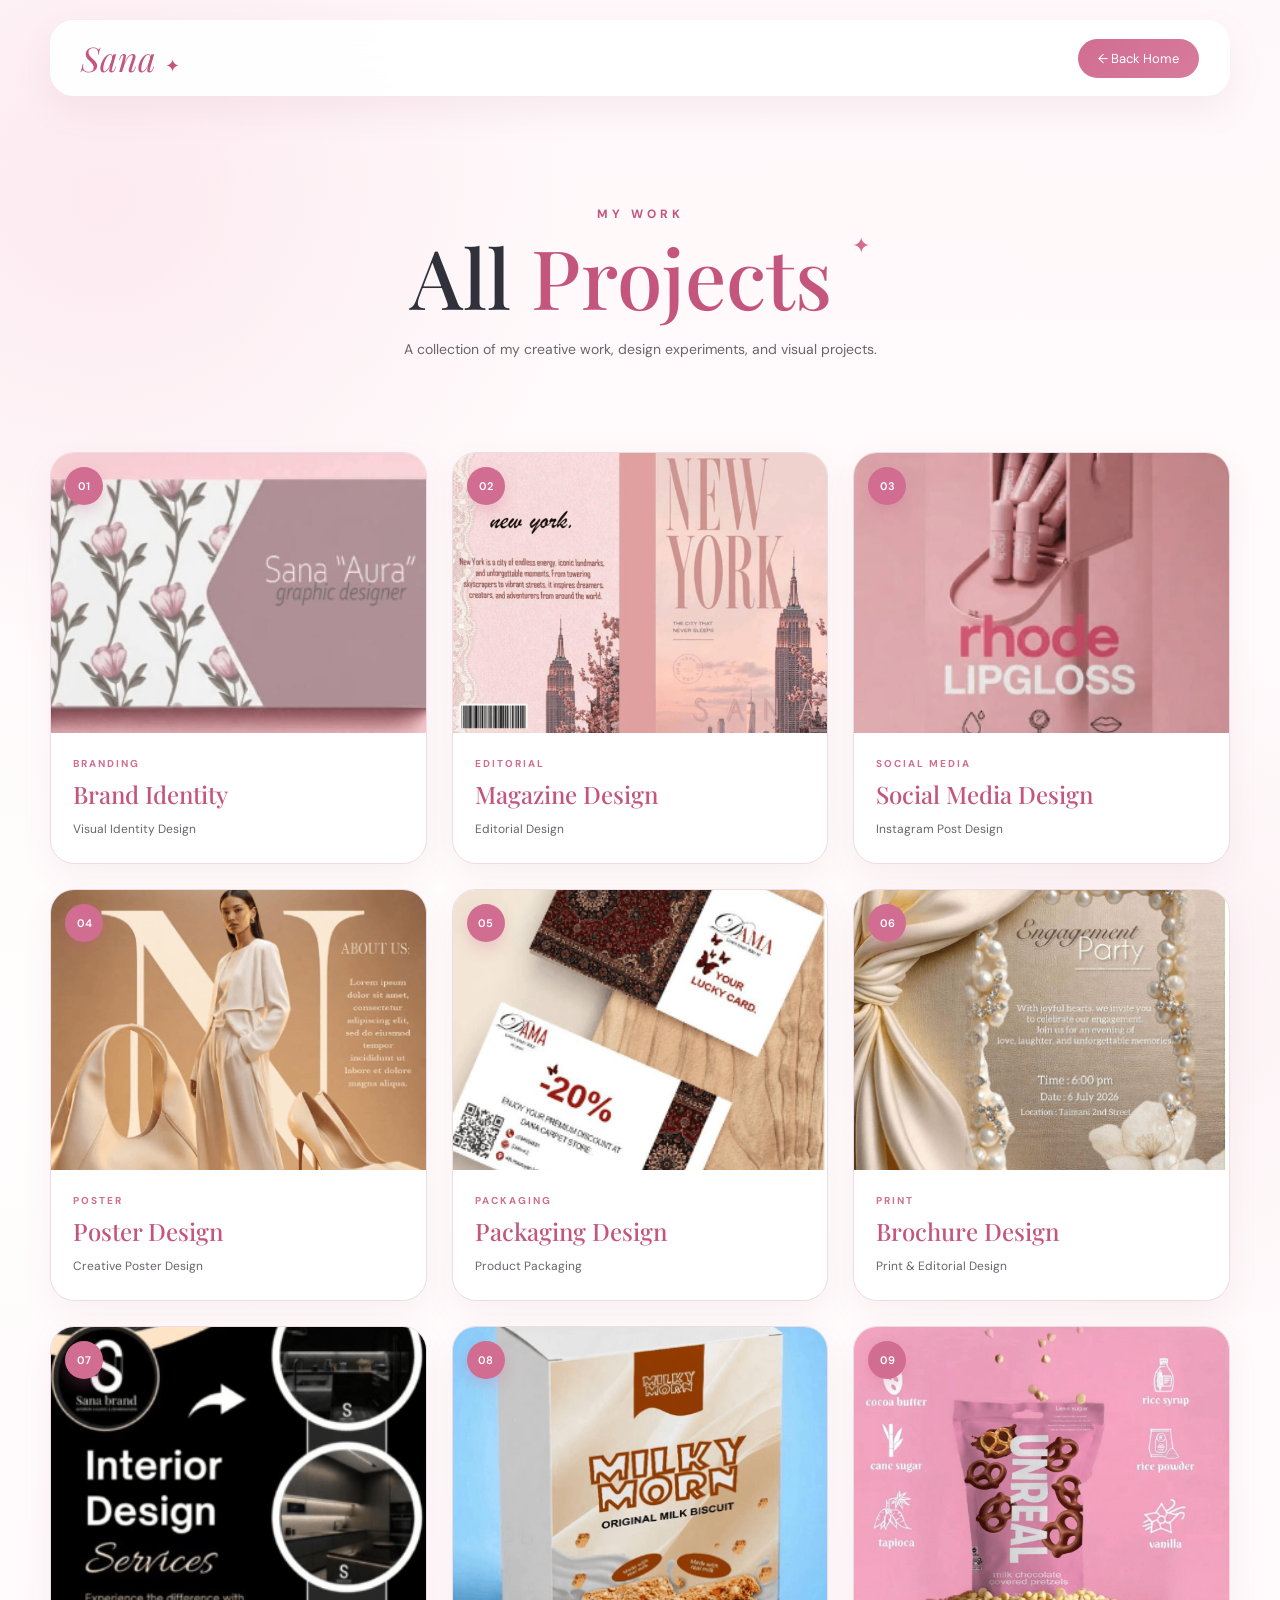
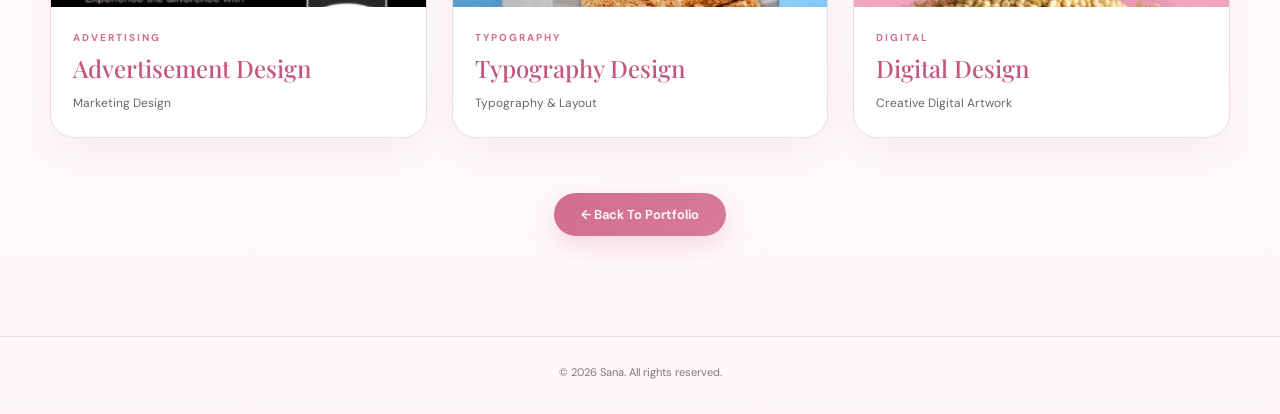
<file: project.html>
<!doctype html>
<html lang="en">
  <head>
    <meta charset="UTF-8" />

    <meta name="viewport" content="width=device-width, initial-scale=1.0" />

    <title>Sana | All Projects</title>

    <link rel="preconnect" href="https://fonts.googleapis.com" />
    <link rel="preconnect" href="https://fonts.gstatic.com" crossorigin />

    <link
      href="https://fonts.googleapis.com/css2?family=DM+Sans:wght@400;500;600;700&family=Playfair+Display:ital,wght@0,500;0,600;1,500;1,600&display=swap"
      rel="stylesheet"
    />

    <link rel="stylesheet" href="project.css" />
  </head>

  <body>
    <!-- ================= NAVBAR ================= -->

    <header class="project-header">
      <nav class="project-navbar">
        <a href="index.html" class="project-logo">
          Sana
          <span>✦</span>
        </a>

        <a href="index2.html" class="back-home"> ← Back Home </a>
      </nav>
    </header>

    <!-- ================= MAIN ================= -->

    <main>
      <!-- ================= HERO ================= -->

      <section class="projects-hero">
        <div class="hero-content">
          <p class="section-label">MY WORK</p>

          <h1>
            All <em>Projects</em>
            <span>✦</span>
          </h1>

          <p>
            A collection of my creative work, design experiments, and visual
            projects.
          </p>
        </div>
      </section>

      <!-- ================= ALL PROJECTS ================= -->

      <section class="all-projects">
        <div class="container">
          <div class="projects-grid">
            <!-- PROJECT 01 -->

            <article class="project-box">
              <div class="project-number">01</div>

              <div class="project-image">
                <img src="imges/7080 (1).png" alt="Brand Identity Project" />
              </div>

              <div class="project-content">
                <p>BRANDING</p>

                <h2>Brand Identity</h2>

                <span> Visual Identity Design </span>
              </div>
            </article>

            <!-- PROJECT 02 -->

            <article class="project-box">
              <div class="project-number">02</div>

              <div class="project-image">
                <img src="imges/Kharij.PNG" alt="Magazine Design Project" />
              </div>

              <div class="project-content">
                <p>EDITORIAL</p>

                <h2>Magazine Design</h2>

                <span> Editorial Design </span>
              </div>
            </article>

            <!-- PROJECT 03 -->

            <article class="project-box">
              <div class="project-number">03</div>

              <div class="project-image">
                <img src="imges/Lab.PNG" alt="Social Media Design Project" />
              </div>

              <div class="project-content">
                <p>SOCIAL MEDIA</p>

                <h2>Social Media Design</h2>

                <span> Instagram Post Design </span>
              </div>
            </article>

            <!-- PROJECT 04 -->

            <article class="project-box">
              <div class="project-number">04</div>

              <div class="project-image">
                <img src="imges/SARWARY.PNG" alt="Poster Design Project" />
              </div>

              <div class="project-content">
                <p>POSTER</p>

                <h2>Poster Design</h2>

                <span> Creative Poster Design </span>
              </div>
            </article>

            <!-- PROJECT 05 -->

            <article class="project-box">
              <div class="project-number">05</div>

              <div class="project-image">
                <img src="imges/qalin.PNG" alt="Packaging Design Project" />
              </div>

              <div class="project-content">
                <p>PACKAGING</p>

                <h2>Packaging Design</h2>

                <span> Product Packaging </span>
              </div>
            </article>

            <!-- PROJECT 06 -->

            <article class="project-box">
              <div class="project-number">06</div>

              <div class="project-image">
                <img src="imges/Taj.PNG" alt="Brochure Design Project" />
              </div>

              <div class="project-content">
                <p>PRINT</p>

                <h2>Brochure Design</h2>

                <span> Print & Editorial Design </span>
              </div>
            </article>

            <!-- PROJECT 07 -->

            <article class="project-box">
              <div class="project-number">07</div>

              <div class="project-image">
                <img src="imges/BLOK.PNG" alt="Advertisement Design Project" />
              </div>

              <div class="project-content">
                <p>ADVERTISING</p>

                <h2>Advertisement Design</h2>

                <span> Marketing Design </span>
              </div>
            </article>

            <!-- PROJECT 08 -->

            <article class="project-box">
              <div class="project-number">08</div>

              <div class="project-image">
                <img src="imges/BES.PNG" alt="Typography Design Project" />
              </div>

              <div class="project-content">
                <p>TYPOGRAPHY</p>

                <h2>Typography Design</h2>

                <span> Typography & Layout </span>
              </div>
            </article>

            <!-- PROJECT 09 -->

            <article class="project-box">
              <div class="project-number">09</div>

              <div class="project-image">
                <img src="imges/sanap.PNG" alt="Digital Design Project" />
              </div>

              <div class="project-content">
                <p>DIGITAL</p>

                <h2>Digital Design</h2>

                <span> Creative Digital Artwork </span>
              </div>
            </article>
          </div>

          <!-- ================= BACK BUTTON ================= -->

          <div class="back-button">
            <a href="index.html"> ← Back To Portfolio </a>
          </div>
        </div>
      </section>
    </main>

    <!-- ================= FOOTER ================= -->

    <footer>
      <p>© 2026 Sana. All rights reserved.</p>
    </footer>
  </body>
</html>
</file>
<file: style.css>
/* =========================================================
   SANA / SENA GRAPHIC DESIGNER PORTFOLIO
========================================================= */


/* =========================================================
   ROOT
========================================================= */

:root {

  --pink: #d4779a;

  --pink-dark: #c55d83;

  --pink-light: #f9e0e9;

  --pink-soft: #fff1f5;

  --pink-bg: #fff8fa;

  --text: #353540;

  --muted: #6f6a70;

  --white: #ffffff;

  --line: #efd8e1;

  --shadow:
    0 18px 50px
    rgba(185,89,123,.10);

  --shadow-soft:
    0 10px 30px
    rgba(185,89,123,.07);

}


/* =========================================================
   RESET
========================================================= */

* {

  margin: 0;

  padding: 0;

  box-sizing: border-box;

  scroll-behavior: smooth;

}


html {

  scroll-padding-top: 110px;

}


body {

  font-family:
    "DM Sans",
    sans-serif;

  color:
    var(--text);

  background:

    radial-gradient(
      circle at 10% 12%,
      rgba(246,207,221,.42),
      transparent 24%
    ),

    radial-gradient(
      circle at 90% 70%,
      rgba(247,215,226,.32),
      transparent 25%
    ),

    linear-gradient(
      180deg,
      #fff8fa 0%,
      #fffefe 48%,
      #fff8fa 100%
    );

  overflow-x: hidden;

}


img {

  max-width: 100%;

}


a {

  text-decoration: none;

  color: inherit;

}


button,
input,
textarea {

  font: inherit;

}


/* =========================================================
   CONTAINER
========================================================= */

.container {

  width:
    min(
      1180px,
      calc(100% - 100px)
    );

  margin:
    0 auto;

}


/* =========================================================
   SECTION
========================================================= */

.section {

  padding:
    80px 0;

}


/* =========================================================
   NAVBAR
========================================================= */

.header {

  position:
    sticky;

  top:
    0;

  z-index:
    1000;

  padding-top:
    20px;

}


.navbar {

  width:
    min(
      1180px,
      calc(100% - 100px)
    );

  min-height:
    78px;

  margin:
    auto;

  padding:
    0 30px;

  display:
    flex;

  align-items:
    center;

  justify-content:
    space-between;

  border-radius:
    24px;

  background:
    rgba(255,255,255,.90);

  backdrop-filter:
    blur(18px);

  -webkit-backdrop-filter:
    blur(18px);

  border:
    1px solid
    rgba(255,255,255,.95);

  box-shadow:
    0 12px 35px
    rgba(170,85,115,.08);

}


.logo {

  flex-shrink:
    0;

  font-family:
    "Playfair Display",
    serif;

  font-style:
    italic;

  font-size:
    33px;

  font-weight:
    500;

  color:
    var(--pink-dark);

}


.logo span {

  font-family:
    "DM Sans",
    sans-serif;

  font-style:
    normal;

  font-size:
    18px;

}


.nav-links {

  display:
    flex;

  align-items:
    center;

  justify-content:
    center;

  gap:
    42px;

  list-style:
    none;

}


.nav-links a {

  position:
    relative;

  font-size:
    14px;

  color:
    #46444b;

  transition:
    .3s ease;

}


.nav-links a:hover,
.nav-links a.active {

  color:
    var(--pink-dark);

}


.nav-links a.active::after {

  content:
    "";

  width:
    6px;

  height:
    6px;

  position:
    absolute;

  left:
    50%;

  bottom:
    -15px;

  transform:
    translateX(-50%);

  border-radius:
    50%;

  background:
    var(--pink);

}


.talk-btn {

  flex-shrink:
    0;

  min-width:
    132px;

  padding:
    12px 20px;

  display:
    inline-flex;

  align-items:
    center;

  justify-content:
    center;

  gap:
    9px;

  border-radius:
    999px;

  color:
    white;

  font-size:
    13px;

  background:
    linear-gradient(
      135deg,
      #cf6d90,
      #d9789d
    );

  box-shadow:
    0 9px 22px
    rgba(207,104,143,.17);

  transition:
    .3s ease;

}


.talk-btn:hover {

  transform:
    translateY(-3px);

}


/* =========================================================
   MOBILE MENU
========================================================= */

.menu-btn {

  display:
    none;

  width:
    40px;

  height:
    40px;

  border:
    none;

  border-radius:
    10px;

  background:
    transparent;

  cursor:
    pointer;

}


.menu-btn span {

  display:
    block;

  width:
    25px;

  height:
    2px;

  margin:
    5px auto;

  border-radius:
    10px;

  background:
    var(--text);

}


/* =========================================================
   HOME
========================================================= */

.home {

  min-height:
    680px;

  padding-top:
    42px;

  padding-bottom:
    20px;

}


.home-grid {

  min-height:
    610px;

  display:
    grid;

  grid-template-columns:
    .90fr 1.10fr;

  align-items:
    center;

  gap:
    25px;

}


.home-content {

  padding-left:
    38px;

  position:
    relative;

  z-index:
    10;

}


.small-title {

  color:
    var(--pink-dark);

  font-size:
    13px;

  font-weight:
    700;

  letter-spacing:
    4px;

}


.home h1 {

  margin:
    17px 0 2px;

  font-family:
    "Playfair Display",
    serif;

  font-size:
    clamp(
      70px,
      8vw,
      104px
    );

  font-weight:
    500;

  line-height:
    .90;

  color:
    #353641;

}


.home h1 span {

  color:
    var(--pink);

  font-size:
    .35em;

  vertical-align:
    top;

  margin-left:
    7px;

}


.home h2 {

  margin-top:
    8px;

  color:
    var(--pink-dark);

  font-family:
    "Playfair Display",
    serif;

  font-size:
    clamp(
      34px,
      4vw,
      49px
    );

  font-style:
    italic;

  font-weight:
    500;

}


.home-description {

  max-width:
    390px;

  margin:
    19px 0 25px;

  color:
    var(--muted);

  font-size:
    14px;

  line-height:
    1.8;

}


/* =========================================================
   HOME BUTTONS
========================================================= */

.home-buttons {

  display:
    flex;

  flex-wrap:
    wrap;

  gap:
    14px;

}


.btn {

  min-width:
    150px;

  padding:
    12px 20px;

  display:
    inline-flex;

  align-items:
    center;

  justify-content:
    center;

  gap:
    10px;

  border-radius:
    999px;

  font-size:
    13px;

  transition:
    .3s ease;

}


.btn:hover {

  transform:
    translateY(-4px);

}


.btn.primary {

  color:
    white;

  background:
    linear-gradient(
      135deg,
      #d16f93,
      #d77b9c
    );

  box-shadow:
    0 10px 22px
    rgba(203,101,141,.20);

}


.btn.secondary {

  color:
    var(--pink-dark);

  border:
    1px solid
    #d989a5;

  background:
    rgba(255,255,255,.66);

}


/* =========================================================
   SOCIALS
========================================================= */

.socials {

  display:
    flex;

  gap:
    14px;

  margin-top:
    28px;

}


.socials a {

  width:
    42px;

  height:
    42px;

  display:
    grid;

  place-items:
    center;

  border-radius:
    50%;

  color:
    var(--pink-dark);

  background:
    #fbe8ef;

  font-size:
    13px;

  font-weight:
    700;

  transition:
    .3s ease;

}


.socials a:hover {

  color:
    white;

  background:
    var(--pink);

  transform:
    translateY(-4px);

}


/* =========================================================
   HERO IMAGE
========================================================= */

.home-image {

  min-height:
    580px;

  position:
    relative;

  display:
    grid;

  place-items:
    center;

}


.circle-bg {

  width:
    min(
      525px,
      48vw
    );

  aspect-ratio:
    1;

  position:
    absolute;

  top:
    10px;

  right:
    4%;

  z-index:
    0;

  border-radius:
    50%;

  background:
    linear-gradient(
      145deg,
      #f5bfd1,
      #f8d6e1
    );

  border:
    1px solid
    rgba(207,102,143,.20);

  box-shadow:
    inset 0 0 0 10px
    rgba(255,255,255,.23);

}


.hero-photo {

  width:
    390px;

  height:
    510px;

  position:
    relative;

  z-index:
    3;

  overflow:
    hidden;

  margin-top:
    20px;

  border:
    8px solid
    rgba(255,255,255,.78);

  border-radius:
    205px 205px 32px 32px;

  background:
    #e9b7c7;

  box-shadow:
    0 28px 55px
    rgba(164,77,111,.17);

}


.hero-photo img {

  width:
    100%;

  height:
    100%;

  display:
    block;

  object-fit:
    cover;

  object-position:
    center;

}


/* =========================================================
   EXPERIENCE
========================================================= */

.experience {

  position:
    absolute;

  top:
    44%;

  right:
    1%;

  z-index:
    6;

  width:
    122px;

  padding:
    17px 10px;

  text-align:
    center;

  border-radius:
    21px;

  background:
    rgba(255,255,255,.92);

  box-shadow:
    var(--shadow);

  animation:
    float 4s ease-in-out infinite;

}


.experience strong {

  display:
    block;

  color:
    var(--pink-dark);

  font-family:
    "Playfair Display",
    serif;

  font-size:
    20px;

}


.experience span {

  display:
    block;

  margin-top:
    4px;

  color:
    var(--muted);

  font-size:
    11px;

  line-height:
    1.5;

}


/* =========================================================
   DECORATION
========================================================= */

.flower {

  position:
    absolute;

  z-index:
    6;

  color:
    #d27b9c;

  font-size:
    58px;

  opacity:
    .72;

  animation:
    sway 5s ease-in-out infinite;

}


.flower-a {

  left:
    2%;

  bottom:
    6%;

}


.flower-b {

  right:
    5%;

  top:
    8%;

  font-size:
    45px;

  animation-delay:
    -2s;

}


.leaf {

  position:
    absolute;

  color:
    #df9db5;

  font-size:
    95px;

  opacity:
    .40;

  z-index:
    1;

}


.leaf-a {

  right:
    -4%;

  top:
    12%;

  transform:
    rotate(22deg);

}


.leaf-b {

  left:
    -1%;

  top:
    34%;

  transform:
    rotate(-20deg);

}


/* =========================================================
   ABOUT
========================================================= */

.about {

  padding-top:
    30px;

}


.about-card {

  min-height:
    385px;

  padding:
    35px 48px;

  display:
    grid;

  grid-template-columns:
    .78fr 1.22fr;

  align-items:
    center;

  gap:
    55px;

  border-radius:
    30px;

  background:
    rgba(255,255,255,.90);

  border:
    1px solid
    rgba(255,255,255,.95);

  box-shadow:
    var(--shadow);

}


.about-image {

  min-height:
    315px;

  position:
    relative;

  display:
    grid;

  place-items:
    center;

}


.design-board {

  width:
    300px;

  height:
    300px;

  position:
    relative;

  overflow:
    hidden;

  border:
    7px solid
    white;

  border-radius:
    50%;

  background:
    linear-gradient(
      145deg,
      #f5d4df,
      #e8b5c8
    );

  box-shadow:
    0 18px 40px
    rgba(175,82,118,.13);

}


.board-flower {

  position:
    absolute;

  left:
    32px;

  top:
    24px;

  color:
    #d67c9d;

  font-size:
    48px;

}


.board-cup {

  width:
    45px;

  height:
    53px;

  position:
    absolute;

  right:
    34px;

  top:
    28px;

  border-radius:
    6px 6px 13px 13px;

  background:
    #c78578;

}


.board-paper {

  width:
    150px;

  height:
    175px;

  position:
    absolute;

  left:
    72px;

  top:
    58px;

  display:
    grid;

  place-items:
    center;

  background:
    #fffafa;

  transform:
    rotate(5deg);

  box-shadow:
    8px 9px 0
    rgba(211,113,145,.16);

}


.board-paper span {

  color:
    var(--pink-dark);

  font-family:
    "Playfair Display",
    serif;

  font-style:
    italic;

  font-size:
    24px;

}


.board-pen {

  width:
    9px;

  height:
    145px;

  position:
    absolute;

  right:
    63px;

  bottom:
    20px;

  border-radius:
    8px;

  background:
    #9c6b4f;

  transform:
    rotate(38deg);

}


/* =========================================================
   THINKING BADGE
========================================================= */

.thinking-badge {

  width:
    108px;

  height:
    108px;

  position:
    absolute;

  left:
    2px;

  bottom:
    2px;

  z-index:
    10;

  display:
    grid;

  place-items:
    center;

  text-align:
    center;

  border-radius:
    50%;

  color:
    white;

  background:
    linear-gradient(
      145deg,
      #d16b91,
      #c75a84
    );

  font-size:
    11px;

  line-height:
    1.35;

  box-shadow:
    0 12px 28px
    rgba(193,82,124,.24);

  transform:
    rotate(-5deg);

}


.thinking-badge span {

  position:
    absolute;

  bottom:
    14px;

  color:
    white;

  font-size:
    14px;

}


/* =========================================================
   ABOUT TEXT
========================================================= */

.about-content h2,
.contact-details h2 {

  margin:
    5px 0 17px;

  font-family:
    "Playfair Display",
    serif;

  font-size:
    clamp(
      40px,
      5vw,
      54px
    );

  font-weight:
    500;

  line-height:
    1;

}


.about-content h2 em,
.contact-details h2 em,
.section-heading em {

  color:
    var(--pink-dark);

  font-style:
    normal;

}


.about-content h2 span,
.contact-details h2 span {

  color:
    var(--pink);

  font-family:
    "DM Sans",
    sans-serif;

  font-size:
    20px;

}


.about-content > p:not(.section-label) {

  max-width:
    585px;

  margin-bottom:
    13px;

  color:
    var(--muted);

  font-size:
    13px;

  line-height:
    1.75;

}


/* =========================================================
   ABOUT INFO
========================================================= */

.about-info {

  display:
    grid;

  grid-template-columns:
    repeat(3,1fr);

  margin-top:
    23px;

}


.info {

  padding:
    0 18px;

  text-align:
    center;

  border-right:
    1px solid
    var(--line);

}


.info:first-child {

  padding-left:
    0;

}


.info:last-child {

  border-right:
    0;

}


.info-icon {

  width:
    42px;

  height:
    42px;

  margin:
    0 auto 8px;

  display:
    grid;

  place-items:
    center;

  border:
    1px solid
    #e6b7c8;

  border-radius:
    50%;

  color:
    var(--pink);

  font-size:
    17px;

}


.info span {

  display:
    block;

  color:
    var(--muted);

  font-size:
    10px;

}


.info strong {

  display:
    block;

  margin-top:
    4px;

  font-size:
    11px;

}


/* =========================================================
   SECTION HEADING
========================================================= */

.section-heading {

  display:
    flex;

  align-items:
    center;

  justify-content:
    center;

  gap:
    17px;

  margin-bottom:
    32px;

}


.section-heading > span {

  color:
    #df9db5;

  letter-spacing:
    -4px;

  font-size:
    14px;

}


.section-heading h2 {

  font-family:
    "Playfair Display",
    serif;

  font-size:
    34px;

  font-weight:
    500;

  color:
    #353641;

}


/* =========================================================
   SKILLS
========================================================= */

.skills {

  padding-top:
    42px;

  padding-bottom:
    44px;

}


.skills-grid {

  display:
    grid;

  grid-template-columns:
    repeat(4,1fr);

  gap:
    18px;

}


.skill-card {

  min-height:
    145px;

  padding:
    18px;

  display:
    flex;

  flex-direction:
    column;

  align-items:
    center;

  justify-content:
    center;

  border:
    1px solid
    #efdbe3;

  border-radius:
    18px;

  background:
    rgba(255,255,255,.80);

  box-shadow:
    var(--shadow-soft);

  transition:
    .35s ease;

}


.skill-card:hover {

  transform:
    translateY(-8px)
    scale(1.01);

  box-shadow:
    0 18px 38px
    rgba(171,84,116,.13);

}


.skill-icon {

  width:
    48px;

  height:
    48px;

  margin-bottom:
    14px;

  display:
    flex;

  align-items:
    center;

  justify-content:
    center;

  border-radius:
    50%;

  color:
    white;

  background:
    linear-gradient(
      145deg,
      #d87598,
      #c85c84
    );

  font-size:
    18px;

  box-shadow:
    0 7px 16px
    rgba(203,101,141,.18);

  transition:
    .35s ease;

}


.skill-icon i {

  font-size:
    18px;

}


.adobe-icon {

  width:
    30px;

  height:
    30px;

  display:
    flex;

  align-items:
    center;

  justify-content:
    center;

  border:
    1.5px solid
    white;

  border-radius:
    5px;

  font-size:
    13px;

  font-weight:
    600;

}


.skill-card h3 {

  color:
    #45434a;

  font-size:
    12px;

  font-weight:
    500;

  text-align:
    center;

}


.skill-card:hover .skill-icon {

  transform:
    translateY(-4px)
    scale(1.08);

}


/* =========================================================
   PROJECTS
========================================================= */

.projects {

  padding-top:
    48px;

  padding-bottom:
    50px;

}


.project-grid {

  display:
    grid;

  grid-template-columns:
    repeat(3,1fr);

  gap:
    20px;

}


.project-card {

  min-width:
    0;

  overflow:
    hidden;

  border:
    1px solid
    #efdbe3;

  border-radius:
    19px;

  background:
    white;

  box-shadow:
    0 12px 32px
    rgba(170,84,116,.07);

  transition:
    .35s ease;

}


.project-card:hover {

  transform:
    translateY(-8px);

  box-shadow:
    0 20px 42px
    rgba(170,84,116,.14);

}


.project-image {

  height:
    205px;

  position:
    relative;

  display:
    grid;

  place-items:
    center;

  overflow:
    hidden;

}


.project-image img {

  width:
    100%;

  height:
    100%;

  position:
    absolute;

  inset:
    0;

  display:
    block;

  object-fit:
    cover;

  object-position:
    center;

  z-index:
    1;

  transition:
    transform .5s ease;

}


.project-card:hover
.project-image img {

  transform:
    scale(1.06);

}


.project-one {

  background:
    linear-gradient(
      135deg,
      #f5cbd7,
      #e8acbf
    );

}


.project-two {

  background:
    linear-gradient(
      135deg,
      #f6dce3,
      #eabccc
    );

}


.project-three {

  background:
    linear-gradient(
      135deg,
      #f0b8cb,
      #db8ca9
    );

}


.number {

  width:
    34px;

  height:
    34px;

  position:
    absolute;

  left:
    11px;

  bottom:
    10px;

  z-index:
    5;

  display:
    grid;

  place-items:
    center;

  border-radius:
    50%;

  color:
    white;

  background:
    var(--pink);

  font-size:
    11px;

}


/* =========================================================
   PROJECT PREVIEWS
========================================================= */

.brand-preview {

  width:
    210px;

  height:
    130px;

  position:
    relative;

  z-index:
    3;

  display:
    flex;

  flex-direction:
    column;

  align-items:
    center;

  justify-content:
    center;

  color:
    var(--pink-dark);

  background:
    rgba(255,255,255,.77);

  transform:
    rotate(-5deg);

}


.brand-preview strong {

  margin:
    5px 0;

  font-family:
    "Playfair Display",
    serif;

  font-size:
    29px;

}


.brand-preview small {

  font-size:
    7px;

  letter-spacing:
    2px;

}


.magazine-preview {

  width:
    120px;

  height:
    172px;

  position:
    relative;

  z-index:
    3;

  display:
    flex;

  flex-direction:
    column;

  align-items:
    center;

  justify-content:
    center;

  background:
    #fff9f8;

  color:
    #a65c76;

  transform:
    rotate(-5deg);

}


.magazine-preview strong {

  font-family:
    "Playfair Display",
    serif;

  font-size:
    26px;

}


.magazine-preview span {

  margin-top:
    7px;

  font-size:
    7px;

  letter-spacing:
    1px;

}


.phone-preview {

  width:
    116px;

  height:
    176px;

  position:
    relative;

  z-index:
    3;

  display:
    flex;

  flex-direction:
    column;

  align-items:
    center;

  justify-content:
    center;

  gap:
    6px;

  border:
    5px solid
    white;

  border-radius:
    18px;

  background:
    #fff8fa;

  color:
    var(--pink-dark);

  transform:
    rotate(5deg);

}


.phone-preview strong {

  font-family:
    "Playfair Display",
    serif;

  font-size:
    19px;

}


.phone-preview span {

  font-size:
    8px;

}


.phone-preview i {

  color:
    #df8aa7;

  font-size:
    27px;

}


/* =========================================================
   PROJECT INFO
========================================================= */

.project-info {

  min-height:
    88px;

  padding:
    16px 17px;

  display:
    flex;

  align-items:
    center;

  justify-content:
    space-between;

  gap:
    10px;

}


.project-info h3 {

  color:
    #44424a;

  font-size:
    13px;

  font-weight:
    600;

}


.project-info p {

  margin-top:
    5px;

  color:
    var(--muted);

  font-size:
    10px;

}


.project-info > a {

  width:
    34px;

  height:
    34px;

  flex-shrink:
    0;

  display:
    grid;

  place-items:
    center;

  border-radius:
    50%;

  color:
    var(--pink);

  font-size:
    18px;

  transition:
    .3s ease;

}


.project-info > a:hover {

  color:
    white;

  background:
    var(--pink);

  transform:
    translateX(4px);

}


/* =========================================================
   VIEW ALL PROJECTS
========================================================= */

.projects-button {

  width:
    100%;

  display:
    flex;

  justify-content:
    center;

  align-items:
    center;

  margin-top:
    32px;

}


.view-all-projects {

  display:
    inline-flex;

  align-items:
    center;

  justify-content:
    center;

  gap:
    10px;

  padding:
    12px 27px;

  border-radius:
    999px;

  color:
    white;

  background:
    linear-gradient(
      135deg,
      var(--pink),
      #d77b9c
    );

  font-size:
    12px;

  font-weight:
    600;

  box-shadow:
    0 10px 25px
    rgba(203,101,141,.20);

  transition:
    .3s ease;

}


.view-all-projects:hover {

  transform:
    translateY(-4px);

  box-shadow:
    0 16px 32px
    rgba(203,101,141,.28);

}


.view-all-projects span {

  font-size:
    15px;

  transition:
    .3s ease;

}


.view-all-projects:hover span {

  transform:
    translateX(5px);

}


/* =========================================================
   CONTACT
========================================================= */

.contact {

  padding-top:
    42px;

  padding-bottom:
    34px;

}


.contact-box {

  min-height:
    88px;

  padding:
    18px 38px;

  display:
    grid;

  grid-template-columns:
    1fr 1fr;

  gap:
    45px;

  align-items:
    center;

  border-radius:
    18px;

  background:
    linear-gradient(
      100deg,
      #f6cedb,
      #f8dfe6
    );

  border:
    1px solid
    #f0d2dd;

}


.contact-details {

  display:
    flex;

  align-items:
    center;

  gap:
    20px;

}


.contact-details .section-label,
.contact-details h2,
.contact-details > p:not(.section-label) {

  display:
    none;

}


.contact-list {

  width:
    100%;

  display:
    flex;

  align-items:
    center;

  justify-content:
    space-between;

  gap:
    20px;

  margin:
    0;

}


.contact-list a,
.contact-list div {

  display:
    flex;

  align-items:
    center;

  gap:
    10px;

  color:
    #625b61;

  font-size:
    10px;

}


.contact-list span {

  color:
    var(--pink-dark);

  font-size:
    16px;

}


.contact-form {

  padding:
    0;

  background:
    transparent;

  border:
    0;

}


.contact-form label,
.contact-form button {

  display:
    none;

}


/* =========================================================
   FOOTER
========================================================= */

footer {

  padding:
    13px 0 23px;

  border-top:
    1px solid
    #f0dce3;

}


.footer-inner {

  display:
    flex;

  align-items:
    center;

  justify-content:
    center;

}


.footer-logo,
.footer-socials {

  display:
    none;

}


.footer-inner p {

  color:
    #81757c;

  font-size:
    10px;

}


/* =========================================================
   ANIMATIONS
========================================================= */

.reveal {

  opacity:
    0;

  transform:
    translateY(25px);

  transition:
    opacity .8s ease,
    transform .8s ease;

}


.reveal.visible {

  opacity:
    1;

  transform:
    translateY(0);

}


.delay {

  transition-delay:
    .15s;

}


@keyframes float {

  0%,
  100% {

    transform:
      translateY(0);

  }

  50% {

    transform:
      translateY(-9px);

  }

}


@keyframes sway {

  0%,
  100% {

    transform:
      rotate(5deg);

  }

  50% {

    transform:
      rotate(-6deg)
      translateY(-4px);

  }

}


/* =========================================================
   LAPTOP / TABLET
========================================================= */

@media (max-width: 1100px) {

  .container,
  .navbar {

    width:
      calc(100% - 60px);

  }


  .nav-links {

    gap:
      28px;

  }


  .home-content {

    padding-left:
      15px;

  }


  .hero-photo {

    width:
      350px;

    height:
      470px;

  }


  .circle-bg {

    width:
      460px;

  }


  .experience {

    right:
      -5px;

  }

}


/* =========================================================
   TABLET
========================================================= */

@media (max-width: 980px) {

  .container,
  .navbar {

    width:
      min(
        calc(100% - 40px),
        820px
      );

  }


  .navbar {

    padding:
      0 22px;

  }


  .nav-links {

    gap:
      20px;

  }


  .talk-btn {

    min-width:
      115px;

    padding:
      11px 16px;

  }


  .home {

    min-height:
      auto;

  }


  .home-grid {

    grid-template-columns:
      1fr;

    gap:
      40px;

    text-align:
      center;

  }


  .home-content {

    padding-left:
      0;

    display:
      flex;

    flex-direction:
      column;

    align-items:
      center;

  }


  .home-description {

    text-align:
      center;

  }


  .home-image {

    min-height:
      560px;

  }


  .circle-bg {

    width:
      470px;

    right:
      50%;

    transform:
      translateX(50%);

  }


  .hero-photo {

    width:
      350px;

    height:
      465px;

  }


  .experience {

    right:
      calc(50% - 260px);

  }


  .about-card {

    grid-template-columns:
      1fr;

    gap:
      35px;

    padding:
      40px 35px;

  }


  .about-image {

    min-height:
      320px;

  }


  .skills-grid {

    grid-template-columns:
      repeat(4,1fr);

  }


  .project-grid {

    grid-template-columns:
      repeat(2,1fr);

  }


  .project-image {

    height:
      230px;

  }


  .contact-box {

    grid-template-columns:
      1fr;

    gap:
      20px;

  }

}


/* =========================================================
   MOBILE
========================================================= */

@media (max-width: 700px) {

  .container,
  .navbar {

    width:
      calc(100% - 28px);

  }


  .section {

    padding:
      65px 0;

  }


  /* NAVBAR */

  .header {

    padding-top:
      10px;

  }


  .navbar {

    min-height:
      65px;

    padding:
      0 16px;

  }


  .logo {

    font-size:
      28px;

  }


  .menu-btn {

    display:
      block;

    margin-left:
      auto;

    margin-right:
      8px;

  }


  .talk-btn {

    display:
      none;

  }


  .nav-links {

    position:
      absolute;

    top:
      75px;

    left:
      14px;

    right:
      14px;

    display:
      none;

    flex-direction:
      column;

    align-items:
      stretch;

    gap:
      0;

    padding:
      8px;

    border-radius:
      18px;

    background:
      rgba(255,255,255,.98);

    box-shadow:
      var(--shadow);

  }


  .nav-links.show {

    display:
      flex;

  }


  .nav-links li,
  .nav-links a {

    width:
      100%;

  }


  .nav-links a {

    display:
      block;

    padding:
      13px;

    text-align:
      center;

  }


  .nav-links a.active::after {

    display:
      none;

  }


  /* HOME */

  .home {

    padding-top:
      45px;

  }


  .home-grid {

    min-height:
      auto;

  }


  .home-content {

    width:
      100%;

  }


  .small-title {

    font-size:
      11px;

    letter-spacing:
      3px;

  }


  .home h1 {

    font-size:
      clamp(
        58px,
        15vw,
        78px
      );

  }


  .home h2 {

    font-size:
      clamp(
        30px,
        8vw,
        38px
      );

  }


  .home-description {

    max-width:
      430px;

    font-size:
      13px;

    padding:
      0 8px;

  }


  .home-buttons {

    justify-content:
      center;

  }


  .btn {

    min-width:
      140px;

  }


  .socials {

    justify-content:
      center;

  }


  .home-image {

    min-height:
      480px;

  }


  .circle-bg {

    width:
      min(
        350px,
        82vw
      );

    top:
      5px;

  }


  .hero-photo {

    width:
      min(
        285px,
        70vw
      );

    height:
      390px;

    margin-top:
      20px;

  }


  .experience {

    width:
      103px;

    padding:
      14px 8px;

    right:
      4%;

  }


  .flower {

    font-size:
      44px;

  }


  .leaf {

    font-size:
      70px;

  }


  /* ABOUT */

  .about {

    padding-top:
      20px;

  }


  .about-card {

    padding:
      35px 20px;

    border-radius:
      25px;

  }


  .design-board {

    width:
      min(
        275px,
        75vw
      );

    height:
      min(
        275px,
        75vw
      );

  }


  .board-paper {

    width:
      140px;

    height:
      165px;

    left:
      50%;

    top:
      55px;

    transform:
      translateX(-50%)
      rotate(5deg);

  }


  .thinking-badge {

    width:
      100px;

    height:
      100px;

    left:
      0;

    bottom:
      0;

  }


  .about-content {

    text-align:
      center;

  }


  .about-content h2 {

    font-size:
      42px;

  }


  .about-content > p:not(.section-label) {

    font-size:
      12px;

  }


  .about-info {

    grid-template-columns:
      1fr;

    gap:
      15px;

  }


  .info {

    padding:
      0 0 15px;

    border-right:
      0;

    border-bottom:
      1px solid
      var(--line);

  }


  .info:last-child {

    border-bottom:
      0;

  }


  /* SKILLS */

  .skills {

    padding-top:
      35px;

  }


  .section-heading {

    gap:
      10px;

    margin-bottom:
      25px;

  }


  .section-heading h2 {

    font-size:
      30px;

  }


  .skills-grid {

    grid-template-columns:
      repeat(2,1fr);

    gap:
      13px;

  }


  .skill-card {

    min-height:
      130px;

  }


  /* PROJECTS */

  .projects {

    padding-top:
      40px;

  }


  .project-grid {

    grid-template-columns:
      1fr;

    gap:
      18px;

  }


  .project-card {

    width:
      100%;

  }


  .project-image {

    height:
      230px;

  }


  .brand-preview {

    width:
      205px;

    height:
      125px;

  }


  .projects-button {

    margin-top:
      28px;

  }


  .view-all-projects {

    padding:
      12px 24px;

    font-size:
      12px;

  }


  /* CONTACT */

  .contact {

    padding-top:
      30px;

  }


  .contact-box {

    padding:
      20px;

    border-radius:
      18px;

  }


  .contact-details {

    width:
      100%;

  }


  .contact-list {

    flex-direction:
      column;

    align-items:
      center;

    justify-content:
      center;

    gap:
      12px;

  }


  /* FOOTER */

  .footer-inner {

    text-align:
      center;

  }

}


/* =========================================================
   SMALL MOBILE
========================================================= */

@media (max-width: 430px) {

  .navbar {

    min-height:
      61px;

  }


  .logo {

    font-size:
      26px;

  }


  .home h1 {

    font-size:
      55px;

  }


  .home h2 {

    font-size:
      28px;

  }


  .home-description {

    font-size:
      12px;

    line-height:
      1.75;

  }


  .home-buttons {

    width:
      100%;

    flex-direction:
      column;

    align-items:
      center;

  }


  .btn {

    width:
      100%;

    max-width:
      280px;

  }


  .home-image {

    min-height:
      425px;

  }


  .circle-bg {

    width:
      290px;

  }


  .hero-photo {

    width:
      245px;

    height:
      340px;

  }


  .experience {

    width:
      92px;

    padding:
      12px 6px;

    font-size:
      10px;

  }


  .experience strong {

    font-size:
      16px;

  }


  .flower {

    font-size:
      38px;

  }


  .leaf {

    font-size:
      58px;

  }


  .about-card {

    padding:
      28px 15px;

  }


  .design-board {

    width:
      245px;

    height:
      245px;

  }


  .board-paper {

    width:
      125px;

    height:
      150px;

  }


  .thinking-badge {

    width:
      90px;

    height:
      90px;

    font-size:
      10px;

  }


  .about-content h2 {

    font-size:
      36px;

  }


  .skills-grid {

    grid-template-columns:
      1fr;

  }


  .skill-card {

    min-height:
      120px;

  }


  .project-image {

    height:
      210px;

  }


  .project-info {

    padding:
      15px;

  }


  .project-info h3 {

    font-size:
      12px;

  }


  .project-info p {

    font-size:
      9px;

  }


  .view-all-projects {

    padding:
      11px 21px;

    font-size:
      11px;

  }


  .contact-list a,
  .contact-list div {

    font-size:
      9px;

  }

}


/* =========================================================
   VERY SMALL PHONES
========================================================= */

@media (max-width: 360px) {

  .container,
  .navbar {

    width:
      calc(100% - 20px);

  }


  .home h1 {

    font-size:
      50px;

  }


  .home h2 {

    font-size:
      25px;

  }


  .home-image {

    min-height:
      390px;

  }


  .circle-bg {

    width:
      260px;

  }


  .hero-photo {

    width:
      220px;

    height:
      310px;

  }


  .experience {

    width:
      82px;

    right:
      0;

  }


  .design-board {

    width:
      220px;

    height:
      220px;

  }


  .board-paper {

    width:
      110px;

    height:
      135px;

    top:
      48px;

  }


  .thinking-badge {

    width:
      80px;

    height:
      80px;

    font-size:
      9px;

  }

}








/* ================================================================================== */
/* ================= MORE PROJECTS ================= */

.more-projects {
  display: none;
  margin-top: 30px;
}

.more-projects.show {
  display: grid;
}


/* ================= VIEW MORE BUTTON ================= */

.projects-button {
  display: flex;
  justify-content: center;
  margin-top: 40px;
}

.view-all-projects {
  cursor: pointer;
  border: none;
  font-family: inherit;
}
</file>
<file: style2.css>
/* =========================================================
   SANA / SENA GRAPHIC DESIGNER PORTFOLIO
========================================================= */


/* =========================================================
   ROOT
========================================================= */

:root {

  --pink: #d4779a;

  --pink-dark: #c55d83;

  --pink-light: #f9e0e9;

  --pink-soft: #fff1f5;

  --pink-bg: #fff8fa;

  --text: #353540;

  --muted: #6f6a70;

  --white: #ffffff;

  --line: #efd8e1;

  --shadow:
    0 18px 50px
    rgba(185,89,123,.10);

  --shadow-soft:
    0 10px 30px
    rgba(185,89,123,.07);

}


/* =========================================================
   RESET
========================================================= */

* {

  margin: 0;

  padding: 0;

  box-sizing: border-box;

  scroll-behavior: smooth;

}


html {

  scroll-padding-top: 110px;

}


body {

  font-family:
    "DM Sans",
    sans-serif;

  color:
    var(--text);

  background:

    radial-gradient(
      circle at 10% 12%,
      rgba(246,207,221,.42),
      transparent 24%
    ),

    radial-gradient(
      circle at 90% 70%,
      rgba(247,215,226,.32),
      transparent 25%
    ),

    linear-gradient(
      180deg,
      #fff8fa 0%,
      #fffefe 48%,
      #fff8fa 100%
    );

  overflow-x: hidden;

}


img {

  max-width: 100%;

}


a {

  text-decoration: none;

  color: inherit;

}


button,
input,
textarea {

  font: inherit;

}


/* =========================================================
   CONTAINER
========================================================= */

.container {

  width:
    min(
      1180px,
      calc(100% - 100px)
    );

  margin:
    0 auto;

}


/* =========================================================
   SECTION
========================================================= */

.section {

  padding:
    80px 0;

}


/* =========================================================
   NAVBAR
========================================================= */

.header {

  position:
    sticky;

  top:
    0;

  z-index:
    1000;

  padding-top:
    20px;

}


.navbar {

  width:
    min(
      1180px,
      calc(100% - 100px)
    );

  min-height:
    78px;

  margin:
    auto;

  padding:
    0 30px;

  display:
    flex;

  align-items:
    center;

  justify-content:
    space-between;

  border-radius:
    24px;

  background:
    rgba(255,255,255,.90);

  backdrop-filter:
    blur(18px);

  -webkit-backdrop-filter:
    blur(18px);

  border:
    1px solid
    rgba(255,255,255,.95);

  box-shadow:
    0 12px 35px
    rgba(170,85,115,.08);

}


.logo {

  flex-shrink:
    0;

  font-family:
    "Playfair Display",
    serif;

  font-style:
    italic;

  font-size:
    33px;

  font-weight:
    500;

  color:
    var(--pink-dark);

}


.logo span {

  font-family:
    "DM Sans",
    sans-serif;

  font-style:
    normal;

  font-size:
    18px;

}


.nav-links {

  display:
    flex;

  align-items:
    center;

  justify-content:
    center;

  gap:
    42px;

  list-style:
    none;

}


.nav-links a {

  position:
    relative;

  font-size:
    14px;

  color:
    #46444b;

  transition:
    .3s ease;

}


.nav-links a:hover,
.nav-links a.active {

  color:
    var(--pink-dark);

}


.nav-links a.active::after {

  content:
    "";

  width:
    6px;

  height:
    6px;

  position:
    absolute;

  left:
    50%;

  bottom:
    -15px;

  transform:
    translateX(-50%);

  border-radius:
    50%;

  background:
    var(--pink);

}


.talk-btn {

  flex-shrink:
    0;

  min-width:
    132px;

  padding:
    12px 20px;

  display:
    inline-flex;

  align-items:
    center;

  justify-content:
    center;

  gap:
    9px;

  border-radius:
    999px;

  color:
    white;

  font-size:
    13px;

  background:
    linear-gradient(
      135deg,
      #cf6d90,
      #d9789d
    );

  box-shadow:
    0 9px 22px
    rgba(207,104,143,.17);

  transition:
    .3s ease;

}


.talk-btn:hover {

  transform:
    translateY(-3px);

}


/* =========================================================
   MOBILE MENU
========================================================= */

.menu-btn {

  display:
    none;

  width:
    40px;

  height:
    40px;

  border:
    none;

  border-radius:
    10px;

  background:
    transparent;

  cursor:
    pointer;

}


.menu-btn span {

  display:
    block;

  width:
    25px;

  height:
    2px;

  margin:
    5px auto;

  border-radius:
    10px;

  background:
    var(--text);

}


/* =========================================================
   HOME
========================================================= */

.home {

  min-height:
    680px;

  padding-top:
    42px;

  padding-bottom:
    20px;

}


.home-grid {

  min-height:
    610px;

  display:
    grid;

  grid-template-columns:
    .90fr 1.10fr;

  align-items:
    center;

  gap:
    25px;

}


.home-content {

  padding-left:
    38px;

  position:
    relative;

  z-index:
    10;

}


.small-title {

  color:
    var(--pink-dark);

  font-size:
    13px;

  font-weight:
    700;

  letter-spacing:
    4px;

}


.home h1 {

  margin:
    17px 0 2px;

  font-family:
    "Playfair Display",
    serif;

  font-size:
    clamp(
      70px,
      8vw,
      104px
    );

  font-weight:
    500;

  line-height:
    .90;

  color:
    #353641;

}


.home h1 span {

  color:
    var(--pink);

  font-size:
    .35em;

  vertical-align:
    top;

  margin-left:
    7px;

}


.home h2 {

  margin-top:
    8px;

  color:
    var(--pink-dark);

  font-family:
    "Playfair Display",
    serif;

  font-size:
    clamp(
      34px,
      4vw,
      49px
    );

  font-style:
    italic;

  font-weight:
    500;

}


.home-description {

  max-width:
    390px;

  margin:
    19px 0 25px;

  color:
    var(--muted);

  font-size:
    14px;

  line-height:
    1.8;

}


/* =========================================================
   HOME BUTTONS
========================================================= */

.home-buttons {

  display:
    flex;

  flex-wrap:
    wrap;

  gap:
    14px;

}


.btn {

  min-width:
    150px;

  padding:
    12px 20px;

  display:
    inline-flex;

  align-items:
    center;

  justify-content:
    center;

  gap:
    10px;

  border-radius:
    999px;

  font-size:
    13px;

  transition:
    .3s ease;

}


.btn:hover {

  transform:
    translateY(-4px);

}


.btn.primary {

  color:
    white;

  background:
    linear-gradient(
      135deg,
      #d16f93,
      #d77b9c
    );

  box-shadow:
    0 10px 22px
    rgba(203,101,141,.20);

}


.btn.secondary {

  color:
    var(--pink-dark);

  border:
    1px solid
    #d989a5;

  background:
    rgba(255,255,255,.66);

}


/* =========================================================
   SOCIALS
========================================================= */

.socials {

  display:
    flex;

  gap:
    14px;

  margin-top:
    28px;

}


.socials a {

  width:
    42px;

  height:
    42px;

  display:
    grid;

  place-items:
    center;

  border-radius:
    50%;

  color:
    var(--pink-dark);

  background:
    #fbe8ef;

  font-size:
    13px;

  font-weight:
    700;

  transition:
    .3s ease;

}


.socials a:hover {

  color:
    white;

  background:
    var(--pink);

  transform:
    translateY(-4px);

}


/* =========================================================
   HERO IMAGE
========================================================= */

.home-image {

  min-height:
    580px;

  position:
    relative;

  display:
    grid;

  place-items:
    center;

}


.circle-bg {

  width:
    min(
      525px,
      48vw
    );

  aspect-ratio:
    1;

  position:
    absolute;

  top:
    10px;

  right:
    4%;

  z-index:
    0;

  border-radius:
    50%;

  background:
    linear-gradient(
      145deg,
      #f5bfd1,
      #f8d6e1
    );

  border:
    1px solid
    rgba(207,102,143,.20);

  box-shadow:
    inset 0 0 0 10px
    rgba(255,255,255,.23);

}


.hero-photo {

  width:
    390px;

  height:
    510px;

  position:
    relative;

  z-index:
    3;

  overflow:
    hidden;

  margin-top:
    20px;

  border:
    8px solid
    rgba(255,255,255,.78);

  border-radius:
    205px 205px 32px 32px;

  background:
    #e9b7c7;

  box-shadow:
    0 28px 55px
    rgba(164,77,111,.17);

}


.hero-photo img {

  width:
    100%;

  height:
    100%;

  display:
    block;

  object-fit:
    cover;

  object-position:
    center;

}


/* =========================================================
   EXPERIENCE
========================================================= */

.experience {

  position:
    absolute;

  top:
    44%;

  right:
    1%;

  z-index:
    6;

  width:
    122px;

  padding:
    17px 10px;

  text-align:
    center;

  border-radius:
    21px;

  background:
    rgba(255,255,255,.92);

  box-shadow:
    var(--shadow);

  animation:
    float 4s ease-in-out infinite;

}


.experience strong {

  display:
    block;

  color:
    var(--pink-dark);

  font-family:
    "Playfair Display",
    serif;

  font-size:
    20px;

}


.experience span {

  display:
    block;

  margin-top:
    4px;

  color:
    var(--muted);

  font-size:
    11px;

  line-height:
    1.5;

}


/* =========================================================
   DECORATION
========================================================= */

.flower {

  position:
    absolute;

  z-index:
    6;

  color:
    #d27b9c;

  font-size:
    58px;

  opacity:
    .72;

  animation:
    sway 5s ease-in-out infinite;

}


.flower-a {

  left:
    2%;

  bottom:
    6%;

}


.flower-b {

  right:
    5%;

  top:
    8%;

  font-size:
    45px;

  animation-delay:
    -2s;

}


.leaf {

  position:
    absolute;

  color:
    #df9db5;

  font-size:
    95px;

  opacity:
    .40;

  z-index:
    1;

}


.leaf-a {

  right:
    -4%;

  top:
    12%;

  transform:
    rotate(22deg);

}


.leaf-b {

  left:
    -1%;

  top:
    34%;

  transform:
    rotate(-20deg);

}


/* =========================================================
   ABOUT
========================================================= */

.about {

  padding-top:
    30px;

}


.about-card {

  min-height:
    385px;

  padding:
    35px 48px;

  display:
    grid;

  grid-template-columns:
    .78fr 1.22fr;

  align-items:
    center;

  gap:
    55px;

  border-radius:
    30px;

  background:
    rgba(255,255,255,.90);

  border:
    1px solid
    rgba(255,255,255,.95);

  box-shadow:
    var(--shadow);

}


.about-image {

  min-height:
    315px;

  position:
    relative;

  display:
    grid;

  place-items:
    center;

}


.design-board {

  width:
    300px;

  height:
    300px;

  position:
    relative;

  overflow:
    hidden;

  border:
    7px solid
    white;

  border-radius:
    50%;

  background:
    linear-gradient(
      145deg,
      #f5d4df,
      #e8b5c8
    );

  box-shadow:
    0 18px 40px
    rgba(175,82,118,.13);

}


.board-flower {

  position:
    absolute;

  left:
    32px;

  top:
    24px;

  color:
    #d67c9d;

  font-size:
    48px;

}


.board-cup {

  width:
    45px;

  height:
    53px;

  position:
    absolute;

  right:
    34px;

  top:
    28px;

  border-radius:
    6px 6px 13px 13px;

  background:
    #c78578;

}


.board-paper {

  width:
    150px;

  height:
    175px;

  position:
    absolute;

  left:
    72px;

  top:
    58px;

  display:
    grid;

  place-items:
    center;

  background:
    #fffafa;

  transform:
    rotate(5deg);

  box-shadow:
    8px 9px 0
    rgba(211,113,145,.16);

}


.board-paper span {

  color:
    var(--pink-dark);

  font-family:
    "Playfair Display",
    serif;

  font-style:
    italic;

  font-size:
    24px;

}


.board-pen {

  width:
    9px;

  height:
    145px;

  position:
    absolute;

  right:
    63px;

  bottom:
    20px;

  border-radius:
    8px;

  background:
    #9c6b4f;

  transform:
    rotate(38deg);

}


/* =========================================================
   THINKING BADGE
========================================================= */

.thinking-badge {

  width:
    108px;

  height:
    108px;

  position:
    absolute;

  left:
    2px;

  bottom:
    2px;

  z-index:
    10;

  display:
    grid;

  place-items:
    center;

  text-align:
    center;

  border-radius:
    50%;

  color:
    white;

  background:
    linear-gradient(
      145deg,
      #d16b91,
      #c75a84
    );

  font-size:
    11px;

  line-height:
    1.35;

  box-shadow:
    0 12px 28px
    rgba(193,82,124,.24);

  transform:
    rotate(-5deg);

}


.thinking-badge span {

  position:
    absolute;

  bottom:
    14px;

  color:
    white;

  font-size:
    14px;

}


/* =========================================================
   ABOUT TEXT
========================================================= */

.about-content h2,
.contact-details h2 {

  margin:
    5px 0 17px;

  font-family:
    "Playfair Display",
    serif;

  font-size:
    clamp(
      40px,
      5vw,
      54px
    );

  font-weight:
    500;

  line-height:
    1;

}


.about-content h2 em,
.contact-details h2 em,
.section-heading em {

  color:
    var(--pink-dark);

  font-style:
    normal;

}


.about-content h2 span,
.contact-details h2 span {

  color:
    var(--pink);

  font-family:
    "DM Sans",
    sans-serif;

  font-size:
    20px;

}


.about-content > p:not(.section-label) {

  max-width:
    585px;

  margin-bottom:
    13px;

  color:
    var(--muted);

  font-size:
    13px;

  line-height:
    1.75;

}


/* =========================================================
   ABOUT INFO
========================================================= */

.about-info {

  display:
    grid;

  grid-template-columns:
    repeat(3,1fr);

  margin-top:
    23px;

}


.info {

  padding:
    0 18px;

  text-align:
    center;

  border-right:
    1px solid
    var(--line);

}


.info:first-child {

  padding-left:
    0;

}


.info:last-child {

  border-right:
    0;

}


.info-icon {

  width:
    42px;

  height:
    42px;

  margin:
    0 auto 8px;

  display:
    grid;

  place-items:
    center;

  border:
    1px solid
    #e6b7c8;

  border-radius:
    50%;

  color:
    var(--pink);

  font-size:
    17px;

}


.info span {

  display:
    block;

  color:
    var(--muted);

  font-size:
    10px;

}


.info strong {

  display:
    block;

  margin-top:
    4px;

  font-size:
    11px;

}


/* =========================================================
   SECTION HEADING
========================================================= */

.section-heading {

  display:
    flex;

  align-items:
    center;

  justify-content:
    center;

  gap:
    17px;

  margin-bottom:
    32px;

}


.section-heading > span {

  color:
    #df9db5;

  letter-spacing:
    -4px;

  font-size:
    14px;

}


.section-heading h2 {

  font-family:
    "Playfair Display",
    serif;

  font-size:
    34px;

  font-weight:
    500;

  color:
    #353641;

}


/* =========================================================
   SKILLS
========================================================= */

.skills {

  padding-top:
    42px;

  padding-bottom:
    44px;

}


.skills-grid {

  display:
    grid;

  grid-template-columns:
    repeat(4,1fr);

  gap:
    18px;

}


.skill-card {

  min-height:
    145px;

  padding:
    18px;

  display:
    flex;

  flex-direction:
    column;

  align-items:
    center;

  justify-content:
    center;

  border:
    1px solid
    #efdbe3;

  border-radius:
    18px;

  background:
    rgba(255,255,255,.80);

  box-shadow:
    var(--shadow-soft);

  transition:
    .35s ease;

}


.skill-card:hover {

  transform:
    translateY(-8px)
    scale(1.01);

  box-shadow:
    0 18px 38px
    rgba(171,84,116,.13);

}


.skill-icon {

  width:
    48px;

  height:
    48px;

  margin-bottom:
    14px;

  display:
    flex;

  align-items:
    center;

  justify-content:
    center;

  border-radius:
    50%;

  color:
    white;

  background:
    linear-gradient(
      145deg,
      #d87598,
      #c85c84
    );

  font-size:
    18px;

  box-shadow:
    0 7px 16px
    rgba(203,101,141,.18);

  transition:
    .35s ease;

}


.skill-icon i {

  font-size:
    18px;

}


.adobe-icon {

  width:
    30px;

  height:
    30px;

  display:
    flex;

  align-items:
    center;

  justify-content:
    center;

  border:
    1.5px solid
    white;

  border-radius:
    5px;

  font-size:
    13px;

  font-weight:
    600;

}


.skill-card h3 {

  color:
    #45434a;

  font-size:
    12px;

  font-weight:
    500;

  text-align:
    center;

}


.skill-card:hover .skill-icon {

  transform:
    translateY(-4px)
    scale(1.08);

}


/* =========================================================
   PROJECTS
========================================================= */

.projects {

  padding-top:
    48px;

  padding-bottom:
    50px;

}


.project-grid {

  display:
    grid;

  grid-template-columns:
    repeat(3,1fr);

  gap:
    20px;

}


.project-card {

  min-width:
    0;

  overflow:
    hidden;

  border:
    1px solid
    #efdbe3;

  border-radius:
    19px;

  background:
    white;

  box-shadow:
    0 12px 32px
    rgba(170,84,116,.07);

  transition:
    .35s ease;

}


.project-card:hover {

  transform:
    translateY(-8px);

  box-shadow:
    0 20px 42px
    rgba(170,84,116,.14);

}


.project-image {

  height:
    205px;

  position:
    relative;

  display:
    grid;

  place-items:
    center;

  overflow:
    hidden;

}


.project-image img {

  width:
    100%;

  height:
    100%;

  position:
    absolute;

  inset:
    0;

  display:
    block;

  object-fit:
    cover;

  object-position:
    center;

  z-index:
    1;

  transition:
    transform .5s ease;

}


.project-card:hover
.project-image img {

  transform:
    scale(1.06);

}


.project-one {

  background:
    linear-gradient(
      135deg,
      #f5cbd7,
      #e8acbf
    );

}


.project-two {

  background:
    linear-gradient(
      135deg,
      #f6dce3,
      #eabccc
    );

}


.project-three {

  background:
    linear-gradient(
      135deg,
      #f0b8cb,
      #db8ca9
    );

}


.number {

  width:
    34px;

  height:
    34px;

  position:
    absolute;

  left:
    11px;

  bottom:
    10px;

  z-index:
    5;

  display:
    grid;

  place-items:
    center;

  border-radius:
    50%;

  color:
    white;

  background:
    var(--pink);

  font-size:
    11px;

}


/* =========================================================
   PROJECT PREVIEWS
========================================================= */

.brand-preview {

  width:
    210px;

  height:
    130px;

  position:
    relative;

  z-index:
    3;

  display:
    flex;

  flex-direction:
    column;

  align-items:
    center;

  justify-content:
    center;

  color:
    var(--pink-dark);

  background:
    rgba(255,255,255,.77);

  transform:
    rotate(-5deg);

}


.brand-preview strong {

  margin:
    5px 0;

  font-family:
    "Playfair Display",
    serif;

  font-size:
    29px;

}


.brand-preview small {

  font-size:
    7px;

  letter-spacing:
    2px;

}


.magazine-preview {

  width:
    120px;

  height:
    172px;

  position:
    relative;

  z-index:
    3;

  display:
    flex;

  flex-direction:
    column;

  align-items:
    center;

  justify-content:
    center;

  background:
    #fff9f8;

  color:
    #a65c76;

  transform:
    rotate(-5deg);

}


.magazine-preview strong {

  font-family:
    "Playfair Display",
    serif;

  font-size:
    26px;

}


.magazine-preview span {

  margin-top:
    7px;

  font-size:
    7px;

  letter-spacing:
    1px;

}


.phone-preview {

  width:
    116px;

  height:
    176px;

  position:
    relative;

  z-index:
    3;

  display:
    flex;

  flex-direction:
    column;

  align-items:
    center;

  justify-content:
    center;

  gap:
    6px;

  border:
    5px solid
    white;

  border-radius:
    18px;

  background:
    #fff8fa;

  color:
    var(--pink-dark);

  transform:
    rotate(5deg);

}


.phone-preview strong {

  font-family:
    "Playfair Display",
    serif;

  font-size:
    19px;

}


.phone-preview span {

  font-size:
    8px;

}


.phone-preview i {

  color:
    #df8aa7;

  font-size:
    27px;

}


/* =========================================================
   PROJECT INFO
========================================================= */

.project-info {

  min-height:
    88px;

  padding:
    16px 17px;

  display:
    flex;

  align-items:
    center;

  justify-content:
    space-between;

  gap:
    10px;

}


.project-info h3 {

  color:
    #44424a;

  font-size:
    13px;

  font-weight:
    600;

}


.project-info p {

  margin-top:
    5px;

  color:
    var(--muted);

  font-size:
    10px;

}


.project-info > a {

  width:
    34px;

  height:
    34px;

  flex-shrink:
    0;

  display:
    grid;

  place-items:
    center;

  border-radius:
    50%;

  color:
    var(--pink);

  font-size:
    18px;

  transition:
    .3s ease;

}


.project-info > a:hover {

  color:
    white;

  background:
    var(--pink);

  transform:
    translateX(4px);

}


/* =========================================================
   VIEW ALL PROJECTS
========================================================= */

.projects-button {

  width:
    100%;

  display:
    flex;

  justify-content:
    center;

  align-items:
    center;

  margin-top:
    32px;

}


.view-all-projects {

  display:
    inline-flex;

  align-items:
    center;

  justify-content:
    center;

  gap:
    10px;

  padding:
    12px 27px;

  border-radius:
    999px;

  color:
    white;

  background:
    linear-gradient(
      135deg,
      var(--pink),
      #d77b9c
    );

  font-size:
    12px;

  font-weight:
    600;

  box-shadow:
    0 10px 25px
    rgba(203,101,141,.20);

  transition:
    .3s ease;

}


.view-all-projects:hover {

  transform:
    translateY(-4px);

  box-shadow:
    0 16px 32px
    rgba(203,101,141,.28);

}


.view-all-projects span {

  font-size:
    15px;

  transition:
    .3s ease;

}


.view-all-projects:hover span {

  transform:
    translateX(5px);

}


/* =========================================================
   CONTACT
========================================================= */

.contact {

  padding-top:
    42px;

  padding-bottom:
    34px;

}


.contact-box {

  min-height:
    88px;

  padding:
    18px 38px;

  display:
    grid;

  grid-template-columns:
    1fr 1fr;

  gap:
    45px;

  align-items:
    center;

  border-radius:
    18px;

  background:
    linear-gradient(
      100deg,
      #f6cedb,
      #f8dfe6
    );

  border:
    1px solid
    #f0d2dd;

}


.contact-details {

  display:
    flex;

  align-items:
    center;

  gap:
    20px;

}


.contact-details .section-label,
.contact-details h2,
.contact-details > p:not(.section-label) {

  display:
    none;

}


.contact-list {

  width:
    100%;

  display:
    flex;

  align-items:
    center;

  justify-content:
    space-between;

  gap:
    20px;

  margin:
    0;

}


.contact-list a,
.contact-list div {

  display:
    flex;

  align-items:
    center;

  gap:
    10px;

  color:
    #625b61;

  font-size:
    10px;

}


.contact-list span {

  color:
    var(--pink-dark);

  font-size:
    16px;

}


.contact-form {

  padding:
    0;

  background:
    transparent;

  border:
    0;

}


.contact-form label,
.contact-form button {

  display:
    none;

}


/* =========================================================
   FOOTER
========================================================= */

footer {

  padding:
    13px 0 23px;

  border-top:
    1px solid
    #f0dce3;

}


.footer-inner {

  display:
    flex;

  align-items:
    center;

  justify-content:
    center;

}


.footer-logo,
.footer-socials {

  display:
    none;

}


.footer-inner p {

  color:
    #81757c;

  font-size:
    10px;

}


/* =========================================================
   ANIMATIONS
========================================================= */

.reveal {

  opacity:
    0;

  transform:
    translateY(25px);

  transition:
    opacity .8s ease,
    transform .8s ease;

}


.reveal.visible {

  opacity:
    1;

  transform:
    translateY(0);

}


.delay {

  transition-delay:
    .15s;

}


@keyframes float {

  0%,
  100% {

    transform:
      translateY(0);

  }

  50% {

    transform:
      translateY(-9px);

  }

}


@keyframes sway {

  0%,
  100% {

    transform:
      rotate(5deg);

  }

  50% {

    transform:
      rotate(-6deg)
      translateY(-4px);

  }

}


/* =========================================================
   LAPTOP / TABLET
========================================================= */

@media (max-width: 1100px) {

  .container,
  .navbar {

    width:
      calc(100% - 60px);

  }


  .nav-links {

    gap:
      28px;

  }


  .home-content {

    padding-left:
      15px;

  }


  .hero-photo {

    width:
      350px;

    height:
      470px;

  }


  .circle-bg {

    width:
      460px;

  }


  .experience {

    right:
      -5px;

  }

}


/* =========================================================
   TABLET
========================================================= */

@media (max-width: 980px) {

  .container,
  .navbar {

    width:
      min(
        calc(100% - 40px),
        820px
      );

  }


  .navbar {

    padding:
      0 22px;

  }


  .nav-links {

    gap:
      20px;

  }


  .talk-btn {

    min-width:
      115px;

    padding:
      11px 16px;

  }


  .home {

    min-height:
      auto;

  }


  .home-grid {

    grid-template-columns:
      1fr;

    gap:
      40px;

    text-align:
      center;

  }


  .home-content {

    padding-left:
      0;

    display:
      flex;

    flex-direction:
      column;

    align-items:
      center;

  }


  .home-description {

    text-align:
      center;

  }


  .home-image {

    min-height:
      560px;

  }


  .circle-bg {

    width:
      470px;

    right:
      50%;

    transform:
      translateX(50%);

  }


  .hero-photo {

    width:
      350px;

    height:
      465px;

  }


  .experience {

    right:
      calc(50% - 260px);

  }


  .about-card {

    grid-template-columns:
      1fr;

    gap:
      35px;

    padding:
      40px 35px;

  }


  .about-image {

    min-height:
      320px;

  }


  .skills-grid {

    grid-template-columns:
      repeat(4,1fr);

  }


  .project-grid {

    grid-template-columns:
      repeat(2,1fr);

  }


  .project-image {

    height:
      230px;

  }


  .contact-box {

    grid-template-columns:
      1fr;

    gap:
      20px;

  }

}


/* =========================================================
   MOBILE
========================================================= */

@media (max-width: 700px) {

  .container,
  .navbar {

    width:
      calc(100% - 28px);

  }


  .section {

    padding:
      65px 0;

  }


  /* NAVBAR */

  .header {

    padding-top:
      10px;

  }


  .navbar {

    min-height:
      65px;

    padding:
      0 16px;

  }


  .logo {

    font-size:
      28px;

  }


  .menu-btn {

    display:
      block;

    margin-left:
      auto;

    margin-right:
      8px;

  }


  .talk-btn {

    display:
      none;

  }


  .nav-links {

    position:
      absolute;

    top:
      75px;

    left:
      14px;

    right:
      14px;

    display:
      none;

    flex-direction:
      column;

    align-items:
      stretch;

    gap:
      0;

    padding:
      8px;

    border-radius:
      18px;

    background:
      rgba(255,255,255,.98);

    box-shadow:
      var(--shadow);

  }


  .nav-links.show {

    display:
      flex;

  }


  .nav-links li,
  .nav-links a {

    width:
      100%;

  }


  .nav-links a {

    display:
      block;

    padding:
      13px;

    text-align:
      center;

  }


  .nav-links a.active::after {

    display:
      none;

  }


  /* HOME */

  .home {

    padding-top:
      45px;

  }


  .home-grid {

    min-height:
      auto;

  }


  .home-content {

    width:
      100%;

  }


  .small-title {

    font-size:
      11px;

    letter-spacing:
      3px;

  }


  .home h1 {

    font-size:
      clamp(
        58px,
        15vw,
        78px
      );

  }


  .home h2 {

    font-size:
      clamp(
        30px,
        8vw,
        38px
      );

  }


  .home-description {

    max-width:
      430px;

    font-size:
      13px;

    padding:
      0 8px;

  }


  .home-buttons {

    justify-content:
      center;

  }


  .btn {

    min-width:
      140px;

  }


  .socials {

    justify-content:
      center;

  }


  .home-image {

    min-height:
      480px;

  }


  .circle-bg {

    width:
      min(
        350px,
        82vw
      );

    top:
      5px;

  }


  .hero-photo {

    width:
      min(
        285px,
        70vw
      );

    height:
      390px;

    margin-top:
      20px;

  }


  .experience {

    width:
      103px;

    padding:
      14px 8px;

    right:
      4%;

  }


  .flower {

    font-size:
      44px;

  }


  .leaf {

    font-size:
      70px;

  }


  /* ABOUT */

  .about {

    padding-top:
      20px;

  }


  .about-card {

    padding:
      35px 20px;

    border-radius:
      25px;

  }


  .design-board {

    width:
      min(
        275px,
        75vw
      );

    height:
      min(
        275px,
        75vw
      );

  }


  .board-paper {

    width:
      140px;

    height:
      165px;

    left:
      50%;

    top:
      55px;

    transform:
      translateX(-50%)
      rotate(5deg);

  }


  .thinking-badge {

    width:
      100px;

    height:
      100px;

    left:
      0;

    bottom:
      0;

  }


  .about-content {

    text-align:
      center;

  }


  .about-content h2 {

    font-size:
      42px;

  }


  .about-content > p:not(.section-label) {

    font-size:
      12px;

  }


  .about-info {

    grid-template-columns:
      1fr;

    gap:
      15px;

  }


  .info {

    padding:
      0 0 15px;

    border-right:
      0;

    border-bottom:
      1px solid
      var(--line);

  }


  .info:last-child {

    border-bottom:
      0;

  }


  /* SKILLS */

  .skills {

    padding-top:
      35px;

  }


  .section-heading {

    gap:
      10px;

    margin-bottom:
      25px;

  }


  .section-heading h2 {

    font-size:
      30px;

  }


  .skills-grid {

    grid-template-columns:
      repeat(2,1fr);

    gap:
      13px;

  }


  .skill-card {

    min-height:
      130px;

  }


  /* PROJECTS */

  .projects {

    padding-top:
      40px;

  }


  .project-grid {

    grid-template-columns:
      1fr;

    gap:
      18px;

  }


  .project-card {

    width:
      100%;

  }


  .project-image {

    height:
      230px;

  }


  .brand-preview {

    width:
      205px;

    height:
      125px;

  }


  .projects-button {

    margin-top:
      28px;

  }


  .view-all-projects {

    padding:
      12px 24px;

    font-size:
      12px;

  }


  /* CONTACT */

  .contact {

    padding-top:
      30px;

  }


  .contact-box {

    padding:
      20px;

    border-radius:
      18px;

  }


  .contact-details {

    width:
      100%;

  }


  .contact-list {

    flex-direction:
      column;

    align-items:
      center;

    justify-content:
      center;

    gap:
      12px;

  }


  /* FOOTER */

  .footer-inner {

    text-align:
      center;

  }

}


/* =========================================================
   SMALL MOBILE
========================================================= */

@media (max-width: 430px) {

  .navbar {

    min-height:
      61px;

  }


  .logo {

    font-size:
      26px;

  }


  .home h1 {

    font-size:
      55px;

  }


  .home h2 {

    font-size:
      28px;

  }


  .home-description {

    font-size:
      12px;

    line-height:
      1.75;

  }


  .home-buttons {

    width:
      100%;

    flex-direction:
      column;

    align-items:
      center;

  }


  .btn {

    width:
      100%;

    max-width:
      280px;

  }


  .home-image {

    min-height:
      425px;

  }


  .circle-bg {

    width:
      290px;

  }


  .hero-photo {

    width:
      245px;

    height:
      340px;

  }


  .experience {

    width:
      92px;

    padding:
      12px 6px;

    font-size:
      10px;

  }


  .experience strong {

    font-size:
      16px;

  }


  .flower {

    font-size:
      38px;

  }


  .leaf {

    font-size:
      58px;

  }


  .about-card {

    padding:
      28px 15px;

  }


  .design-board {

    width:
      245px;

    height:
      245px;

  }


  .board-paper {

    width:
      125px;

    height:
      150px;

  }


  .thinking-badge {

    width:
      90px;

    height:
      90px;

    font-size:
      10px;

  }


  .about-content h2 {

    font-size:
      36px;

  }


  .skills-grid {

    grid-template-columns:
      1fr;

  }


  .skill-card {

    min-height:
      120px;

  }


  .project-image {

    height:
      210px;

  }


  .project-info {

    padding:
      15px;

  }


  .project-info h3 {

    font-size:
      12px;

  }


  .project-info p {

    font-size:
      9px;

  }


  .view-all-projects {

    padding:
      11px 21px;

    font-size:
      11px;

  }


  .contact-list a,
  .contact-list div {

    font-size:
      9px;

  }

}


/* =========================================================
   VERY SMALL PHONES
========================================================= */

@media (max-width: 360px) {

  .container,
  .navbar {

    width:
      calc(100% - 20px);

  }


  .home h1 {

    font-size:
      50px;

  }


  .home h2 {

    font-size:
      25px;

  }


  .home-image {

    min-height:
      390px;

  }


  .circle-bg {

    width:
      260px;

  }


  .hero-photo {

    width:
      220px;

    height:
      310px;

  }


  .experience {

    width:
      82px;

    right:
      0;

  }


  .design-board {

    width:
      220px;

    height:
      220px;

  }


  .board-paper {

    width:
      110px;

    height:
      135px;

    top:
      48px;

  }


  .thinking-badge {

    width:
      80px;

    height:
      80px;

    font-size:
      9px;

  }

}
</file>
<file: project.css>
/* ================================
   PROJECT PAGE
================================ */

:root {

  --pink: #d16d91;

  --pink-dark: #c4557d;

  --pink-light: #f8dce6;

  --text: #30313b;

  --muted: #68656b;

  --white: #ffffff;

  --line: #edd5df;

  --shadow:
    0 20px 55px
    rgba(179, 89, 123, .10);

}


/* ================================
   RESET
================================ */

* {

  margin: 0;

  padding: 0;

  box-sizing: border-box;

  scroll-behavior: smooth;

}


html {

  scroll-padding-top: 100px;

}


body {

  font-family:
    "DM Sans",
    sans-serif;

  color:
    var(--text);

  background:

    radial-gradient(
      circle at 8% 10%,
      rgba(247,204,219,.32),
      transparent 22%
    ),

    radial-gradient(
      circle at 92% 50%,
      rgba(248,215,226,.30),
      transparent 25%
    ),

    linear-gradient(
      180deg,
      #fff8fa 0%,
      #fffdfd 55%,
      #fff7fa 100%
    );

  min-height: 100vh;

  overflow-x: hidden;

}


a {

  text-decoration: none;

  color: inherit;

}


.container {

  width:
    min(
      1180px,
      calc(100% - 90px)
    );

  margin:
    0 auto;

}


/* ================================
   NAVBAR
================================ */

.project-header {

  position:
    sticky;

  top:
    0;

  z-index:
    1000;

  padding-top:
    20px;

}


.project-navbar {

  width:
    min(
      1180px,
      calc(100% - 90px)
    );

  min-height:
    76px;

  margin:
    0 auto;

  padding:
    0 30px;

  display:
    flex;

  align-items:
    center;

  justify-content:
    space-between;

  border-radius:
    24px;

  background:
    rgba(255,255,255,.92);

  backdrop-filter:
    blur(18px);

  border:
    1px solid
    rgba(255,255,255,.95);

  box-shadow:
    0 14px 35px
    rgba(170,86,117,.09);

}


.project-logo {

  font-family:
    "Playfair Display",
    serif;

  font-size:
    34px;

  font-style:
    italic;

  color:
    var(--pink-dark);

}


.project-logo span {

  font-family:
    "DM Sans",
    sans-serif;

  font-style:
    normal;

  font-size:
    18px;

}


.back-home {

  padding:
    11px 20px;

  border-radius:
    999px;

  color:
    white;

  font-size:
    13px;

  background:
    linear-gradient(
      135deg,
      var(--pink),
      #d77b9c
    );

  transition:
    .3s ease;

}


.back-home:hover {

  transform:
    translateY(-3px);

  box-shadow:
    0 10px 24px
    rgba(203,101,141,.22);

}


/* ================================
   HERO
================================ */

.projects-hero {

  padding:
    110px 20px 70px;

  text-align:
    center;

}


.hero-content {

  max-width:
    700px;

  margin:
    0 auto;

}


.section-label {

  color:
    var(--pink-dark);

  font-size:
    12px;

  font-weight:
    700;

  letter-spacing:
    4px;

  margin-bottom:
    13px;

}


.hero-content h1 {

  font-family:
    "Playfair Display",
    serif;

  font-size:
    clamp(
      52px,
      7vw,
      82px
    );

  font-weight:
    500;

  line-height:
    1;

  margin-bottom:
    20px;

}


.hero-content h1 em {

  color:
    var(--pink-dark);

  font-style:
    normal;

}


.hero-content h1 span {

  color:
    var(--pink);

  font-family:
    "DM Sans",
    sans-serif;

  font-size:
    22px;

  vertical-align:
    top;

}


.hero-content > p:last-child {

  max-width:
    520px;

  margin:
    0 auto;

  color:
    var(--muted);

  font-size:
    14px;

  line-height:
    1.8;

}


/* ================================
   PROJECTS
================================ */

.all-projects {

  padding:
    20px 0 100px;

}


.projects-grid {

  display:
    grid;

  grid-template-columns:
    repeat(3, 1fr);

  gap:
    25px;

}


/* ================================
   PROJECT CARD
================================ */

.project-box {

  position:
    relative;

  overflow:
    hidden;

  border-radius:
    24px;

  background:
    white;

  border:
    1px solid
    #efdbe3;

  box-shadow:
    0 12px 32px
    rgba(170,84,116,.07);

  transition:
    .4s ease;

}


.project-box:hover {

  transform:
    translateY(-10px);

  box-shadow:
    0 22px 45px
    rgba(170,84,116,.15);

}


/* ================================
   PROJECT NUMBER
================================ */

.project-number {

  position:
    absolute;

  top:
    14px;

  left:
    14px;

  z-index:
    5;

  width:
    38px;

  height:
    38px;

  display:
    grid;

  place-items:
    center;

  border-radius:
    50%;

  color:
    white;

  background:
    var(--pink);

  font-size:
    11px;

  font-weight:
    600;

  box-shadow:
    0 7px 15px
    rgba(203,101,141,.25);

}


/* ================================
   PROJECT IMAGE
================================ */

.project-image {

  width:
    100%;

  height:
    280px;

  overflow:
    hidden;

  background:
    linear-gradient(
      135deg,
      #f5cbd7,
      #e8acbf
    );

}


.project-image img {

  width:
    100%;

  height:
    100%;

  display:
    block;

  object-fit:
    cover;

  object-position:
    center;

  transition:
    transform .6s ease;

}


.project-box:hover
.project-image img {

  transform:
    scale(1.07);

}


/* ================================
   PROJECT CONTENT
================================ */

.project-content {

  padding:
    24px 22px 25px;

}


.project-content p {

  color:
    var(--pink);

  font-size:
    10px;

  font-weight:
    700;

  letter-spacing:
    2px;

  margin-bottom:
    8px;

}


.project-content h2 {

  font-family:
    "Playfair Display",
    serif;

  font-size:
    24px;

  font-weight:
    500;

  color:
    var(--pink-dark);

  margin-bottom:
    7px;

}


.project-content span {

  color:
    var(--muted);

  font-size:
    12px;

}


.project-content a {

  width:
    max-content;

  margin-top:
    18px;

  display:
    inline-flex;

  align-items:
    center;

  justify-content:
    center;

  gap:
    8px;

  padding:
    10px 18px;

  border:
    1px solid
    #e6b9c9;

  border-radius:
    999px;

  color:
    var(--pink-dark);

  font-size:
    11px;

  font-weight:
    600;

  transition:
    .3s ease;

}


.project-content a:hover {

  color:
    white;

  background:
    var(--pink);

  border-color:
    var(--pink);

  transform:
    translateY(-3px);

}


/* ================================
   BACK BUTTON
================================ */

.back-button {

  display:
    flex;

  justify-content:
    center;

  margin-top:
    55px;

}


.back-button a {

  padding:
    13px 27px;

  border-radius:
    999px;

  color:
    white;

  background:
    linear-gradient(
      135deg,
      var(--pink),
      #d77b9c
    );

  font-size:
    13px;

  font-weight:
    600;

  box-shadow:
    0 10px 25px
    rgba(203,101,141,.20);

  transition:
    .3s ease;

}


.back-button a:hover {

  transform:
    translateY(-4px);

  box-shadow:
    0 16px 32px
    rgba(203,101,141,.28);

}


/* ================================
   FOOTER
================================ */

footer {

  padding:
    28px 20px 35px;

  text-align:
    center;

  border-top:
    1px solid
    #f0dce3;

}


footer p {

  color:
    #81757c;

  font-size:
    11px;

}


/* ================================
   TABLET
================================ */

@media (max-width: 950px) {

  .projects-grid {

    grid-template-columns:
      repeat(2, 1fr);

  }

}


/* ================================
   MOBILE
================================ */

@media (max-width: 650px) {

  .container,
  .project-navbar {

    width:
      calc(100% - 28px);

  }


  .project-header {

    padding-top:
      10px;

  }


  .project-navbar {

    min-height:
      64px;

    padding:
      0 18px;

  }


  .project-logo {

    font-size:
      28px;

  }


  .back-home {

    padding:
      9px 15px;

    font-size:
      11px;

  }


  .projects-hero {

    padding:
      80px 20px 45px;

  }


  .hero-content h1 {

    font-size:
      48px;

  }


  .projects-grid {

    grid-template-columns:
      1fr;

    gap:
      20px;

  }


  .project-image {

    height:
      250px;

  }


  .project-content h2 {

    font-size:
      22px;

  }

}


/* ================================
   SMALL MOBILE
================================ */

@media (max-width: 400px) {

  .hero-content h1 {

    font-size:
      42px;

  }


  .project-image {

    height:
      220px;

  }


  .project-content {

    padding:
      20px;

  }

}
</file>
